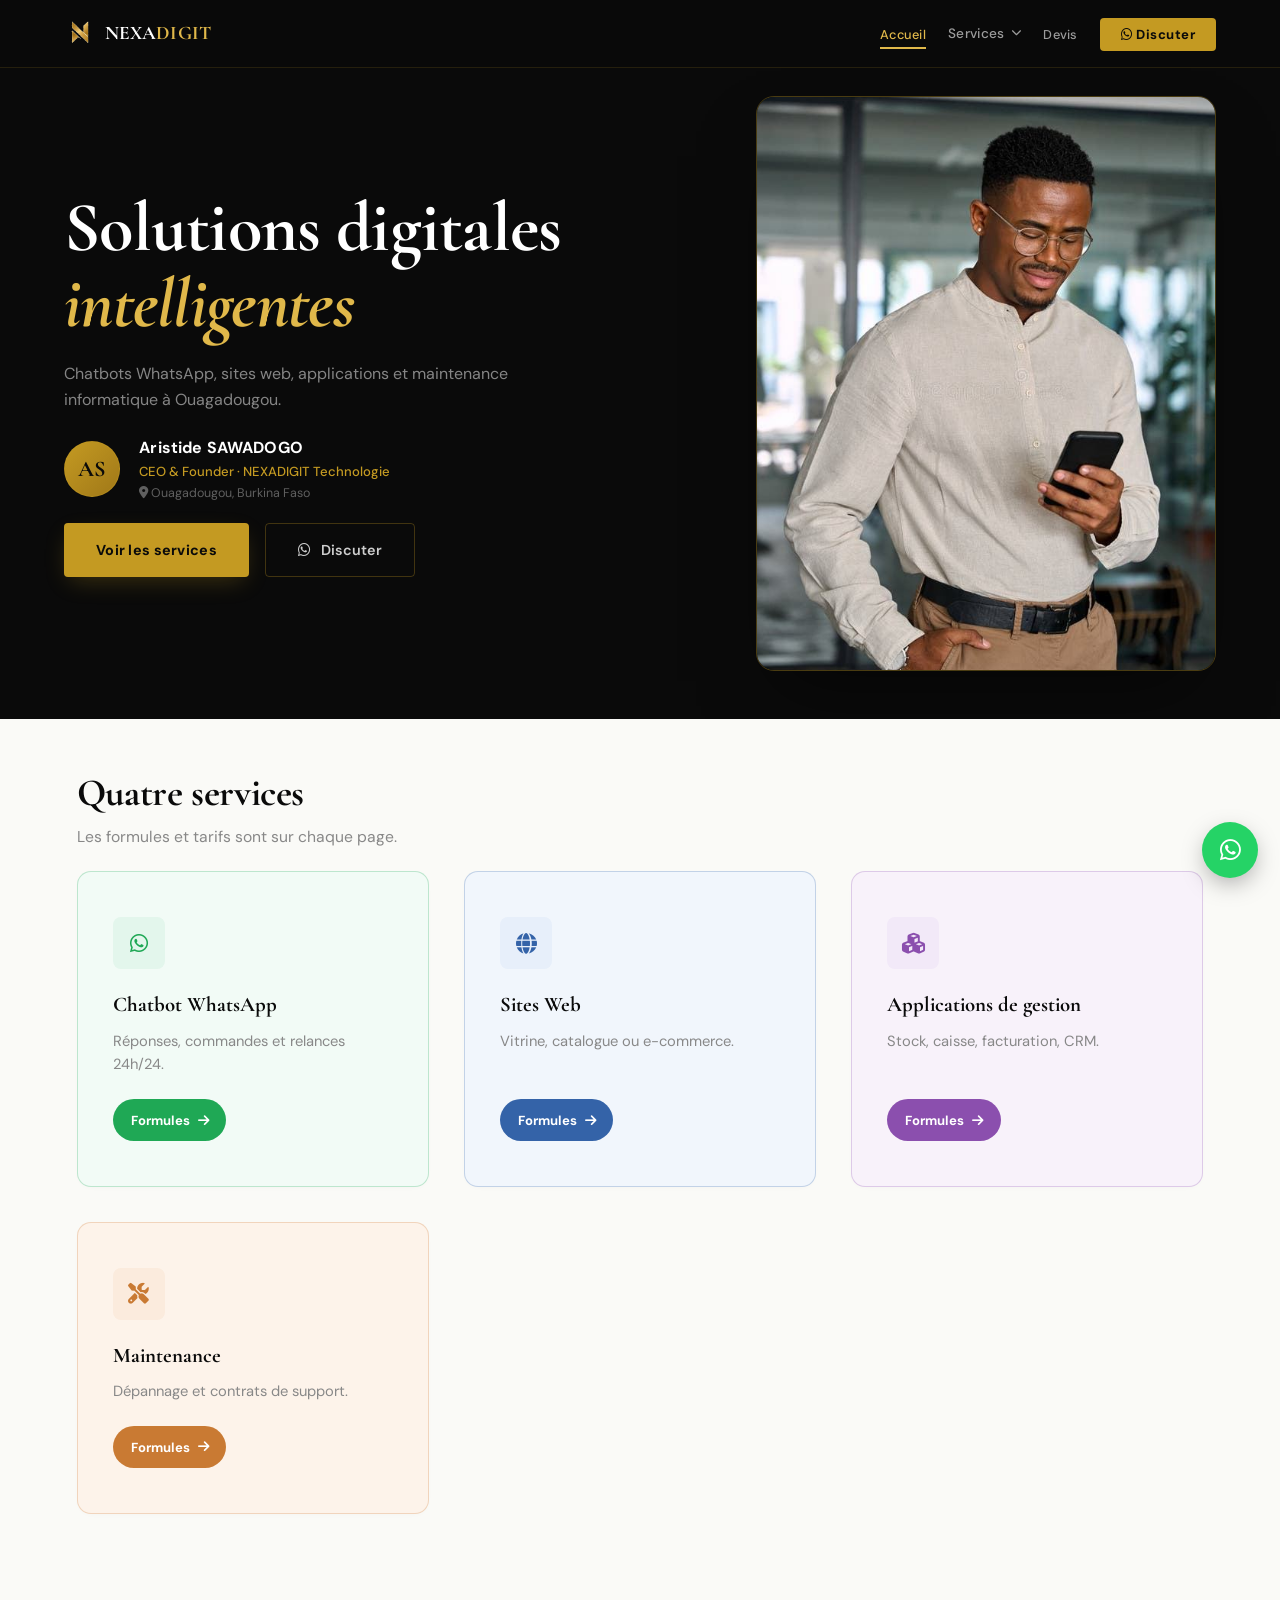
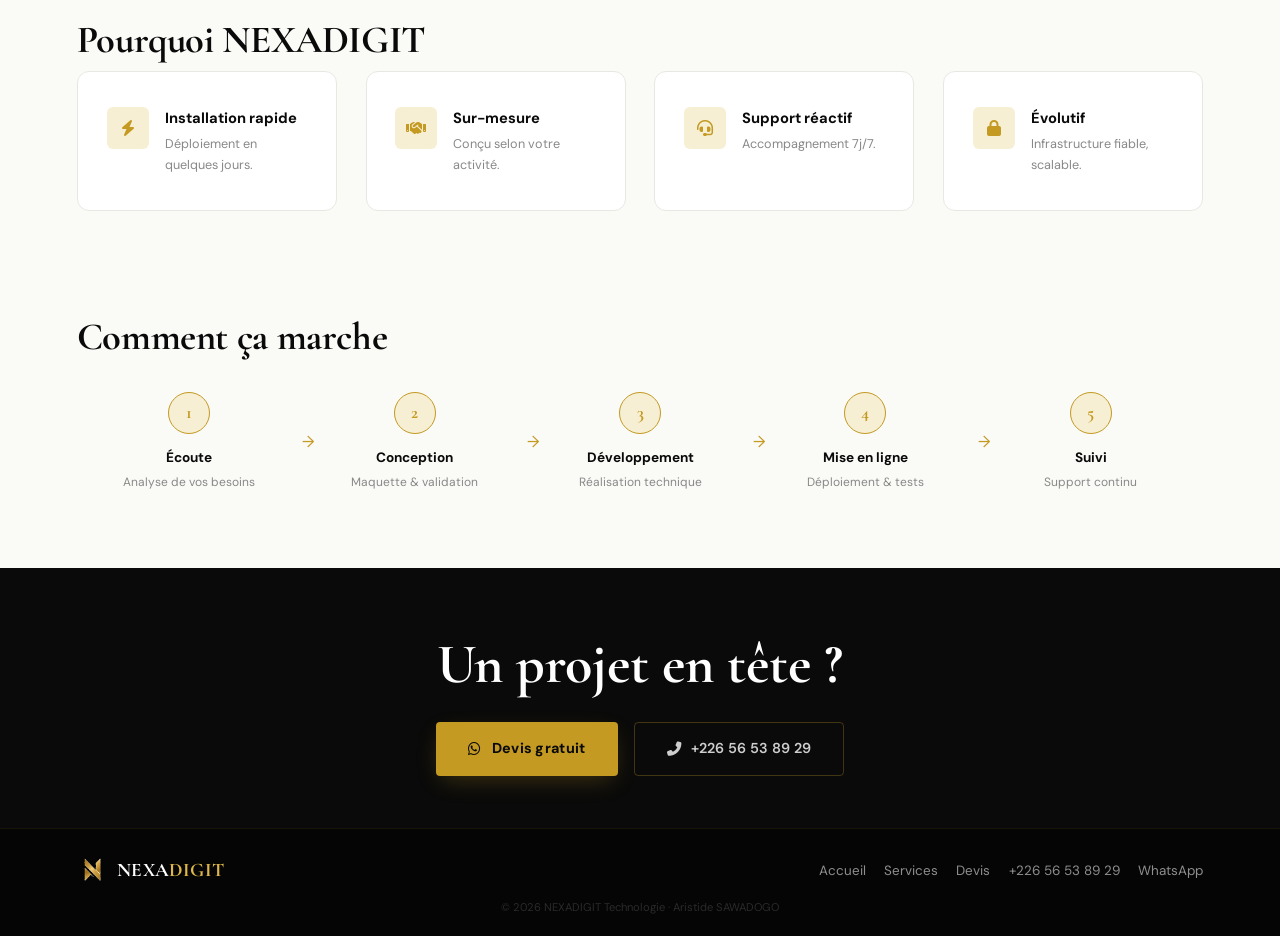
<file: index.html>
<!DOCTYPE html>
<html lang="fr">
<head>
  <meta charset="UTF-8">
  <meta name="viewport" content="width=device-width, initial-scale=1.0">
  <meta name="color-scheme" content="light only">
  <title>NEXADIGIT Technologie | Aristide SAWADOGO</title>
  <meta name="description" content="Chatbot WhatsApp, sites web, applications de gestion et maintenance informatique à Ouagadougou, Burkina Faso.">
  <link href="https://fonts.googleapis.com/css2?family=Cormorant+Garamond:wght@400;600;700&family=DM+Sans:opsz,wght@9..40,300;9..40,400;9..40,500;9..40,600;9..40,700&display=swap" rel="stylesheet">
  <link rel="stylesheet" href="https://cdnjs.cloudflare.com/ajax/libs/font-awesome/6.5.0/css/all.min.css">
  <link rel="stylesheet" href="css/site.css">
</head>
<body>
<a class="skip-link" href="#contenu">Aller au contenu</a>
<nav>
  <div class="nav-logo">
    <a href="index.html" class="logo-mark ">
      <img src="img/logo.png" alt="NEXADIGIT">
      <span class="logo-wordmark"><span class="lw-a">NEXA</span><span class="lw-b">DIGIT</span></span>
    </a>
  </div>
  <button class="nav-toggle" type="button" aria-label="Ouvrir le menu" aria-expanded="false" aria-controls="nav-menu">
    <span></span><span></span><span></span>
  </button>
  <div class="nav-backdrop"></div>
  <ul class="nav-links" id="nav-menu">
    <li><a href="index.html" class="active">Accueil</a></li>
    <li class="has-sub">
      <button class="nav-sub-btn" type="button" aria-expanded="false" aria-controls="nav-services">Services <i class="fas fa-chevron-down" aria-hidden="true"></i></button>
      <ul class="nav-sub" id="nav-services">
        <li><a href="services.html">Tous les services</a></li>
        <li><a href="chatbot-whatsapp.html">Chatbot WhatsApp</a></li>
        <li><a href="sites-web.html">Sites Web</a></li>
        <li><a href="applications-gestion.html">Applications de gestion</a></li>
        <li><a href="maintenance-informatique.html">Maintenance</a></li>
      </ul>
    </li>
    <li><a href="devis-sur-mesure.html">Devis</a></li>
    <li><a href="https://wa.me/22653630370?text=Bonjour%20Aristide%2C%20je%20souhaite%20un%20devis" target="_blank" class="nav-cta"><i class="fab fa-whatsapp"></i> Discuter</a></li>
  </ul>
</nav>
<main id="contenu">
<div class="hero">
  <div class="hero-inner">
    <div class="hero-left">
      <h1 class="hero-h1">Solutions digitales<br><em>intelligentes</em></h1>
      <p class="hero-sub">Chatbots WhatsApp, sites web, applications et maintenance informatique à Ouagadougou.</p>
      <div class="hero-person">
        <div class="avatar">AS</div>
        <div>
          <div class="p-name">Aristide SAWADOGO</div>
          <div class="p-role">CEO &amp; Founder &middot; NEXADIGIT Technologie</div>
          <div class="p-loc"><i class="fas fa-location-dot"></i> Ouagadougou, Burkina Faso</div>
        </div>
      </div>
      <div class="hero-btns">
        <a href="services.html" class="btn-gold">Voir les services</a>
        <a href="https://wa.me/22653630370?text=Bonjour%20Aristide%2C%20je%20souhaite%20discuter%20de%20mon%20projet" target="_blank" class="btn-outline"><i class="fab fa-whatsapp"></i> Discuter</a>
      </div>
    </div>
    <div class="hero-right">
      <img class="hero-photo" src="img/home-hero.jpg" alt="Professionnel utilisant son smartphone">
    </div>
  </div>
</div>

<section id="services">
  <div class="wrap">
    <h2 class="sec-h2">Quatre services</h2>
    <p class="sec-p">Les formules et tarifs sont sur chaque page.</p>
    <div class="service-grid">
      <a href="chatbot-whatsapp.html" class="service-card">
        <div class="service-icon"><i class="fab fa-whatsapp"></i></div>
        <h3>Chatbot WhatsApp</h3>
        <p>Réponses, commandes et relances 24h/24.</p>
        <span class="service-link">Formules <i class="fas fa-arrow-right"></i></span>
      </a>
      <a href="sites-web.html" class="service-card">
        <div class="service-icon"><i class="fas fa-globe"></i></div>
        <h3>Sites Web</h3>
        <p>Vitrine, catalogue ou e-commerce.</p>
        <span class="service-link">Formules <i class="fas fa-arrow-right"></i></span>
      </a>
      <a href="applications-gestion.html" class="service-card">
        <div class="service-icon"><i class="fas fa-cubes"></i></div>
        <h3>Applications de gestion</h3>
        <p>Stock, caisse, facturation, CRM.</p>
        <span class="service-link">Formules <i class="fas fa-arrow-right"></i></span>
      </a>
      <a href="maintenance-informatique.html" class="service-card">
        <div class="service-icon"><i class="fas fa-screwdriver-wrench"></i></div>
        <h3>Maintenance</h3>
        <p>Dépannage et contrats de support.</p>
        <span class="service-link">Formules <i class="fas fa-arrow-right"></i></span>
      </a>
    </div>
  </div>
</section>

<section id="pourquoi">
  <div class="wrap">
    <h2 class="sec-h2">Pourquoi NEXADIGIT</h2>
    <div class="why-grid">
      <div class="why-card"><div class="why-icon"><i class="fas fa-bolt"></i></div><div><h4>Installation rapide</h4><p>Déploiement en quelques jours.</p></div></div>
      <div class="why-card"><div class="why-icon"><i class="fas fa-handshake"></i></div><div><h4>Sur-mesure</h4><p>Conçu selon votre activité.</p></div></div>
      <div class="why-card"><div class="why-icon"><i class="fas fa-headset"></i></div><div><h4>Support réactif</h4><p>Accompagnement 7j/7.</p></div></div>
      <div class="why-card"><div class="why-icon"><i class="fas fa-lock"></i></div><div><h4>Évolutif</h4><p>Infrastructure fiable, scalable.</p></div></div>
    </div>
  </div>
</section>

<section id="processus">
  <div class="wrap">
    <h2 class="sec-h2">Comment ça marche</h2>
    <div class="process-row">
      <div class="step"><div class="step-num">1</div><h4>Écoute</h4><p>Analyse de vos besoins</p></div>
      <div class="step"><div class="step-num">2</div><h4>Conception</h4><p>Maquette &amp; validation</p></div>
      <div class="step"><div class="step-num">3</div><h4>Développement</h4><p>Réalisation technique</p></div>
      <div class="step"><div class="step-num">4</div><h4>Mise en ligne</h4><p>Déploiement &amp; tests</p></div>
      <div class="step"><div class="step-num">5</div><h4>Suivi</h4><p>Support continu</p></div>
    </div>
  </div>
</section>

<div class="cta-section" id="contact">
  <h2>Un projet en tête ?</h2>
  <div class="cta-btns">
    <a href="https://wa.me/22653630370?text=Bonjour%20Aristide%2C%20je%20souhaite%20un%20devis%20gratuit" target="_blank" class="btn-gold"><i class="fab fa-whatsapp"></i> Devis gratuit</a>
    <a href="tel:+22656538929" class="btn-outline"><i class="fas fa-phone-alt"></i> +226 56 53 89 29</a>
  </div>
</div>
</main>
<footer>
  <div class="footer-inner">
        <a href="index.html" class="logo-mark ">
      <img src="img/logo.png" alt="NEXADIGIT">
      <span class="logo-wordmark"><span class="lw-a">NEXA</span><span class="lw-b">DIGIT</span></span>
    </a>
    <div class="footer-links">
      <a href="index.html">Accueil</a>
      <a href="services.html">Services</a>
      <a href="devis-sur-mesure.html">Devis</a>
      <a href="tel:+22656538929">+226 56 53 89 29</a>
      <a href="https://wa.me/22653630370?text=Bonjour%20Aristide" target="_blank">WhatsApp</a>
    </div>
  </div>
  <p class="footer-copy">&copy; 2026 NEXADIGIT Technologie &middot; Aristide SAWADOGO</p>
</footer>
<a href="https://wa.me/22653630370?text=Bonjour%20Aristide%2C%20je%20voudrais%20des%20renseignements" target="_blank" class="wa-float" aria-label="Discuter sur WhatsApp"><i class="fab fa-whatsapp"></i></a>
<script src="js/site.js"></script>
</body>
</html>
</file>
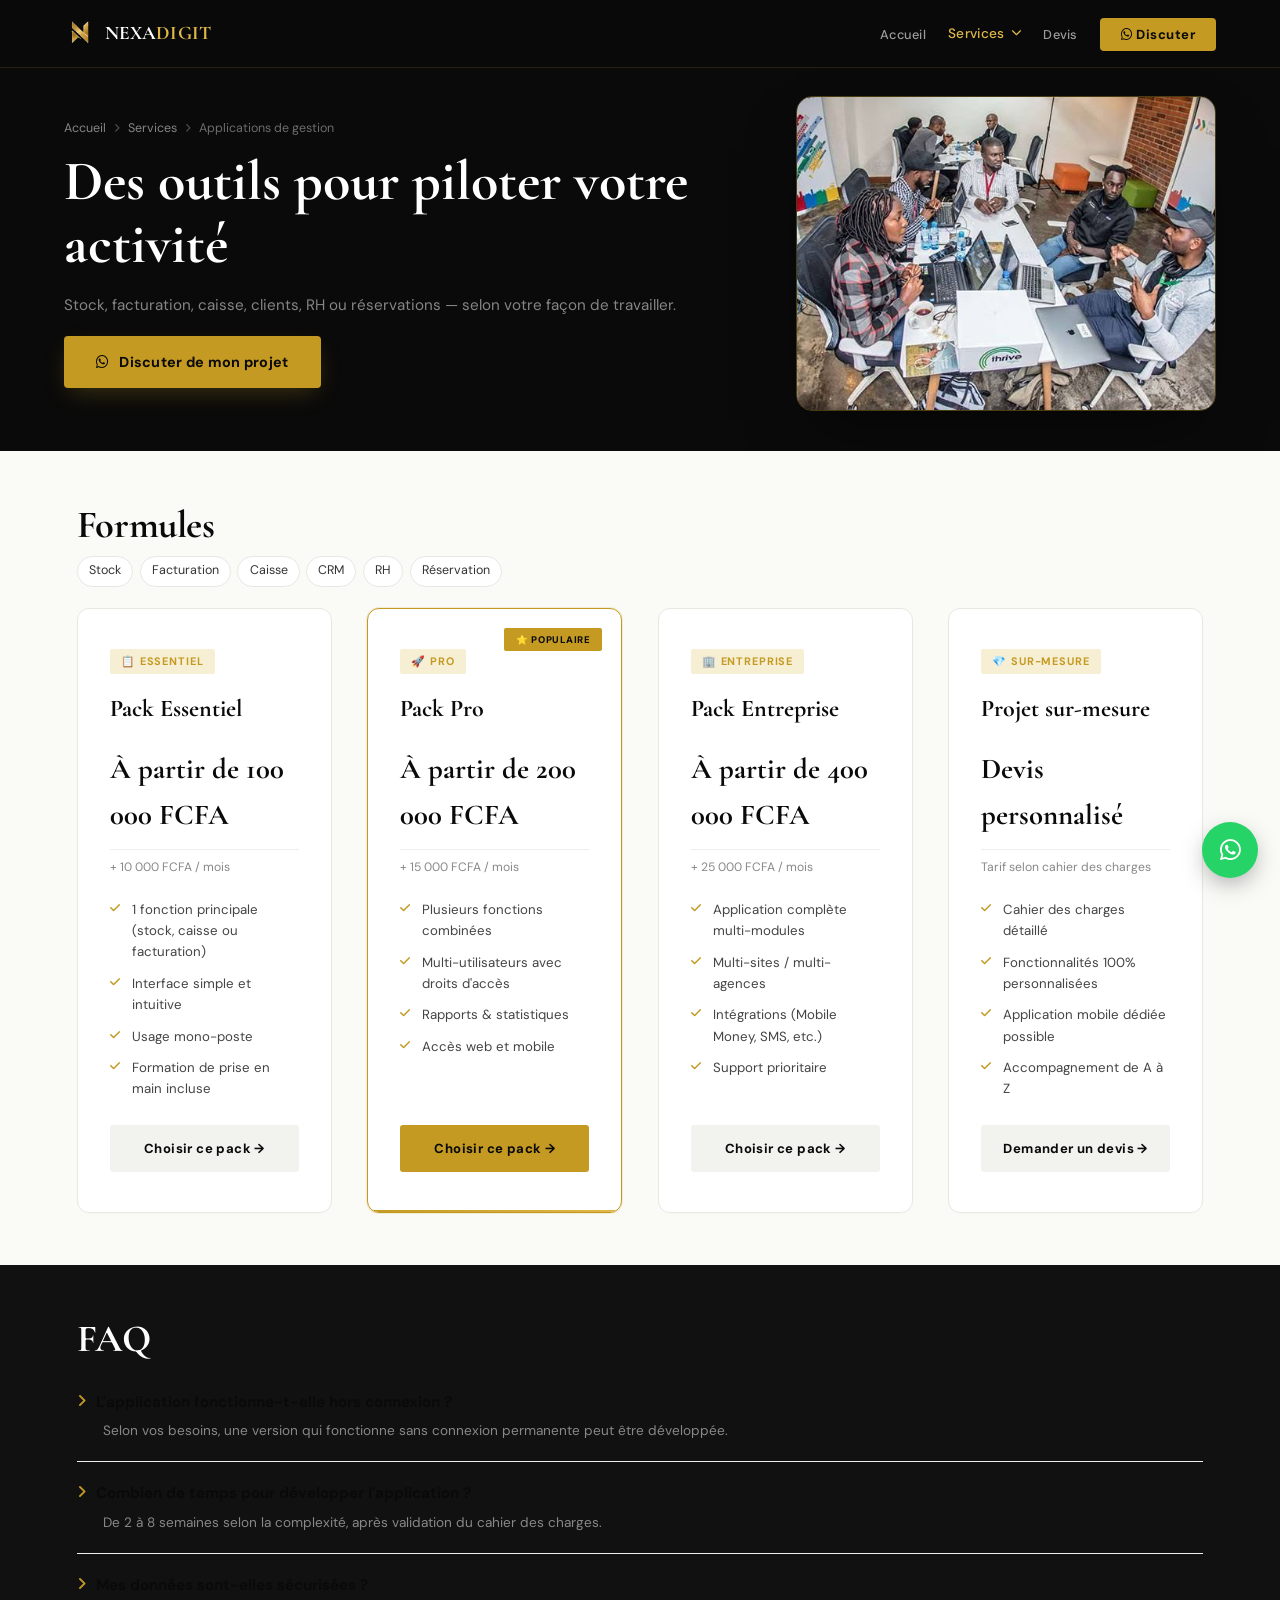
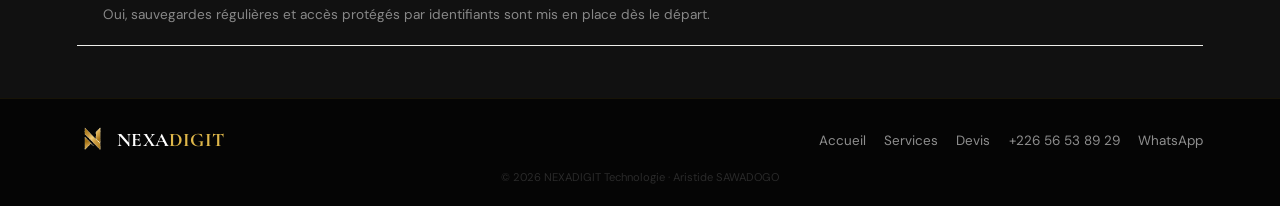
<file: applications-gestion.html>
<!DOCTYPE html>
<html lang="fr">
<head>
  <meta charset="UTF-8">
  <meta name="viewport" content="width=device-width, initial-scale=1.0">
  <meta name="color-scheme" content="light only">
  <title>Applications de Gestion sur Mesure | NEXADIGIT Technologie</title>
  <meta name="description" content="Applications de stock, facturation, caisse et CRM sur-mesure à Ouagadougou.">
  <link href="https://fonts.googleapis.com/css2?family=Cormorant+Garamond:wght@400;600;700&family=DM+Sans:opsz,wght@9..40,300;9..40,400;9..40,500;9..40,600;9..40,700&display=swap" rel="stylesheet">
  <link rel="stylesheet" href="https://cdnjs.cloudflare.com/ajax/libs/font-awesome/6.5.0/css/all.min.css">
  <link rel="stylesheet" href="css/site.css">
</head>
<body>
<a class="skip-link" href="#contenu">Aller au contenu</a>
<nav>
  <div class="nav-logo">
    <a href="index.html" class="logo-mark ">
      <img src="img/logo.png" alt="NEXADIGIT">
      <span class="logo-wordmark"><span class="lw-a">NEXA</span><span class="lw-b">DIGIT</span></span>
    </a>
  </div>
  <button class="nav-toggle" type="button" aria-label="Ouvrir le menu" aria-expanded="false" aria-controls="nav-menu">
    <span></span><span></span><span></span>
  </button>
  <div class="nav-backdrop"></div>
  <ul class="nav-links" id="nav-menu">
    <li><a href="index.html">Accueil</a></li>
    <li class="has-sub">
      <button class="nav-sub-btn is-active" type="button" aria-expanded="false" aria-controls="nav-services">Services <i class="fas fa-chevron-down" aria-hidden="true"></i></button>
      <ul class="nav-sub" id="nav-services">
        <li><a href="services.html">Tous les services</a></li>
        <li><a href="chatbot-whatsapp.html">Chatbot WhatsApp</a></li>
        <li><a href="sites-web.html">Sites Web</a></li>
        <li><a href="applications-gestion.html" class="active">Applications de gestion</a></li>
        <li><a href="maintenance-informatique.html">Maintenance</a></li>
      </ul>
    </li>
    <li><a href="devis-sur-mesure.html">Devis</a></li>
    <li><a href="https://wa.me/22653630370?text=Bonjour%20Aristide%2C%20je%20souhaite%20un%20devis" target="_blank" class="nav-cta"><i class="fab fa-whatsapp"></i> Discuter</a></li>
  </ul>
</nav>
<main id="contenu">
<div class="page-hero">
  <div class="page-hero-inner with-photo">
    <div class="page-hero-text">
    <div class="breadcrumb"><a href="index.html">Accueil</a><i class="fas fa-chevron-right"></i><a href="services.html">Services</a><i class="fas fa-chevron-right"></i><span>Applications de gestion</span></div>
    <h1 class="page-title">Des outils pour piloter votre activité</h1>
    <p class="page-sub">Stock, facturation, caisse, clients, RH ou réservations — selon votre façon de travailler.</p>
    <div class="page-hero-btns">
      <a href="https://wa.me/22653630370?text=Bonjour%20Aristide%2C%20je%20souhaite%20une%20application%20de%20gestion" target="_blank" class="btn-gold"><i class="fab fa-whatsapp"></i> Discuter de mon projet</a>
    </div>
    </div>
    <div class="page-hero-photo-wrap">
      <img class="page-hero-photo" src="img/apps-hero.jpg" alt="Applications de gestion">
    </div>
  </div>
</div>

<section id="formules">
  <div class="wrap">
    <h2 class="sec-h2">Formules</h2>
    <div class="mini-tags">
      <span>Stock</span><span>Facturation</span><span>Caisse</span><span>CRM</span><span>RH</span><span>Réservation</span>
    </div>
    <div class="packs-grid">
      <div class="pack">
        <span class="pack-type">📋 Essentiel</span>
        <h3>Pack Essentiel</h3>
        <div class="pack-price">À partir de 100 000 FCFA</div>
        <div class="pack-monthly">+ 10 000 FCFA / mois</div>
        <ul>
          <li><i class="fas fa-check"></i>1 fonction principale (stock, caisse ou facturation)</li>
          <li><i class="fas fa-check"></i>Interface simple et intuitive</li>
          <li><i class="fas fa-check"></i>Usage mono-poste</li>
          <li><i class="fas fa-check"></i>Formation de prise en main incluse</li>
        </ul>
        <a href="https://wa.me/22653630370?text=Bonjour%2C%20Pack%20Essentiel%20Application%20de%20gestion" target="_blank" class="pack-btn">Choisir ce pack →</a>
      </div>
      <div class="pack featured">
        <span class="featured-badge">⭐ Populaire</span>
        <span class="pack-type">🚀 Pro</span>
        <h3>Pack Pro</h3>
        <div class="pack-price">À partir de 200 000 FCFA</div>
        <div class="pack-monthly">+ 15 000 FCFA / mois</div>
        <ul>
          <li><i class="fas fa-check"></i>Plusieurs fonctions combinées</li>
          <li><i class="fas fa-check"></i>Multi-utilisateurs avec droits d'accès</li>
          <li><i class="fas fa-check"></i>Rapports & statistiques</li>
          <li><i class="fas fa-check"></i>Accès web et mobile</li>
        </ul>
        <a href="https://wa.me/22653630370?text=Bonjour%2C%20Pack%20Pro%20Application%20de%20gestion" target="_blank" class="pack-btn">Choisir ce pack →</a>
      </div>
      <div class="pack">
        <span class="pack-type">🏢 Entreprise</span>
        <h3>Pack Entreprise</h3>
        <div class="pack-price">À partir de 400 000 FCFA</div>
        <div class="pack-monthly">+ 25 000 FCFA / mois</div>
        <ul>
          <li><i class="fas fa-check"></i>Application complète multi-modules</li>
          <li><i class="fas fa-check"></i>Multi-sites / multi-agences</li>
          <li><i class="fas fa-check"></i>Intégrations (Mobile Money, SMS, etc.)</li>
          <li><i class="fas fa-check"></i>Support prioritaire</li>
        </ul>
        <a href="https://wa.me/22653630370?text=Bonjour%2C%20Pack%20Entreprise%20Application%20de%20gestion" target="_blank" class="pack-btn">Choisir ce pack →</a>
      </div>
      <div class="pack">
        <span class="pack-type">💎 Sur-mesure</span>
        <h3>Projet sur-mesure</h3>
        <div class="pack-price">Devis personnalisé</div>
        <div class="pack-monthly">Tarif selon cahier des charges</div>
        <ul>
          <li><i class="fas fa-check"></i>Cahier des charges détaillé</li>
          <li><i class="fas fa-check"></i>Fonctionnalités 100% personnalisées</li>
          <li><i class="fas fa-check"></i>Application mobile dédiée possible</li>
          <li><i class="fas fa-check"></i>Accompagnement de A à Z</li>
        </ul>
        <a href="devis-sur-mesure.html" class="pack-btn">Demander un devis →</a>
      </div>
    </div>
  </div>
</section>

<section class="dark-section" id="faq">
  <div class="wrap">
    <h2 class="sec-h2">FAQ</h2>
    <div class="faq-item"><h4><i class="fas fa-angle-right"></i> L'application fonctionne-t-elle hors connexion ?</h4><p>Selon vos besoins, une version qui fonctionne sans connexion permanente peut être développée.</p></div>
    <div class="faq-item"><h4><i class="fas fa-angle-right"></i> Combien de temps pour développer l'application ?</h4><p>De 2 à 8 semaines selon la complexité, après validation du cahier des charges.</p></div>
    <div class="faq-item"><h4><i class="fas fa-angle-right"></i> Mes données sont-elles sécurisées ?</h4><p>Oui, sauvegardes régulières et accès protégés par identifiants sont mis en place dès le départ.</p></div>
  </div>
</section>
</main>
<footer>
  <div class="footer-inner">
        <a href="index.html" class="logo-mark ">
      <img src="img/logo.png" alt="NEXADIGIT">
      <span class="logo-wordmark"><span class="lw-a">NEXA</span><span class="lw-b">DIGIT</span></span>
    </a>
    <div class="footer-links">
      <a href="index.html">Accueil</a>
      <a href="services.html">Services</a>
      <a href="devis-sur-mesure.html">Devis</a>
      <a href="tel:+22656538929">+226 56 53 89 29</a>
      <a href="https://wa.me/22653630370?text=Bonjour%20Aristide" target="_blank">WhatsApp</a>
    </div>
  </div>
  <p class="footer-copy">&copy; 2026 NEXADIGIT Technologie &middot; Aristide SAWADOGO</p>
</footer>
<a href="https://wa.me/22653630370?text=Bonjour%20Aristide%2C%20je%20voudrais%20des%20renseignements" target="_blank" class="wa-float" aria-label="Discuter sur WhatsApp"><i class="fab fa-whatsapp"></i></a>
<script src="js/site.js"></script>
</body>
</html>
</file>
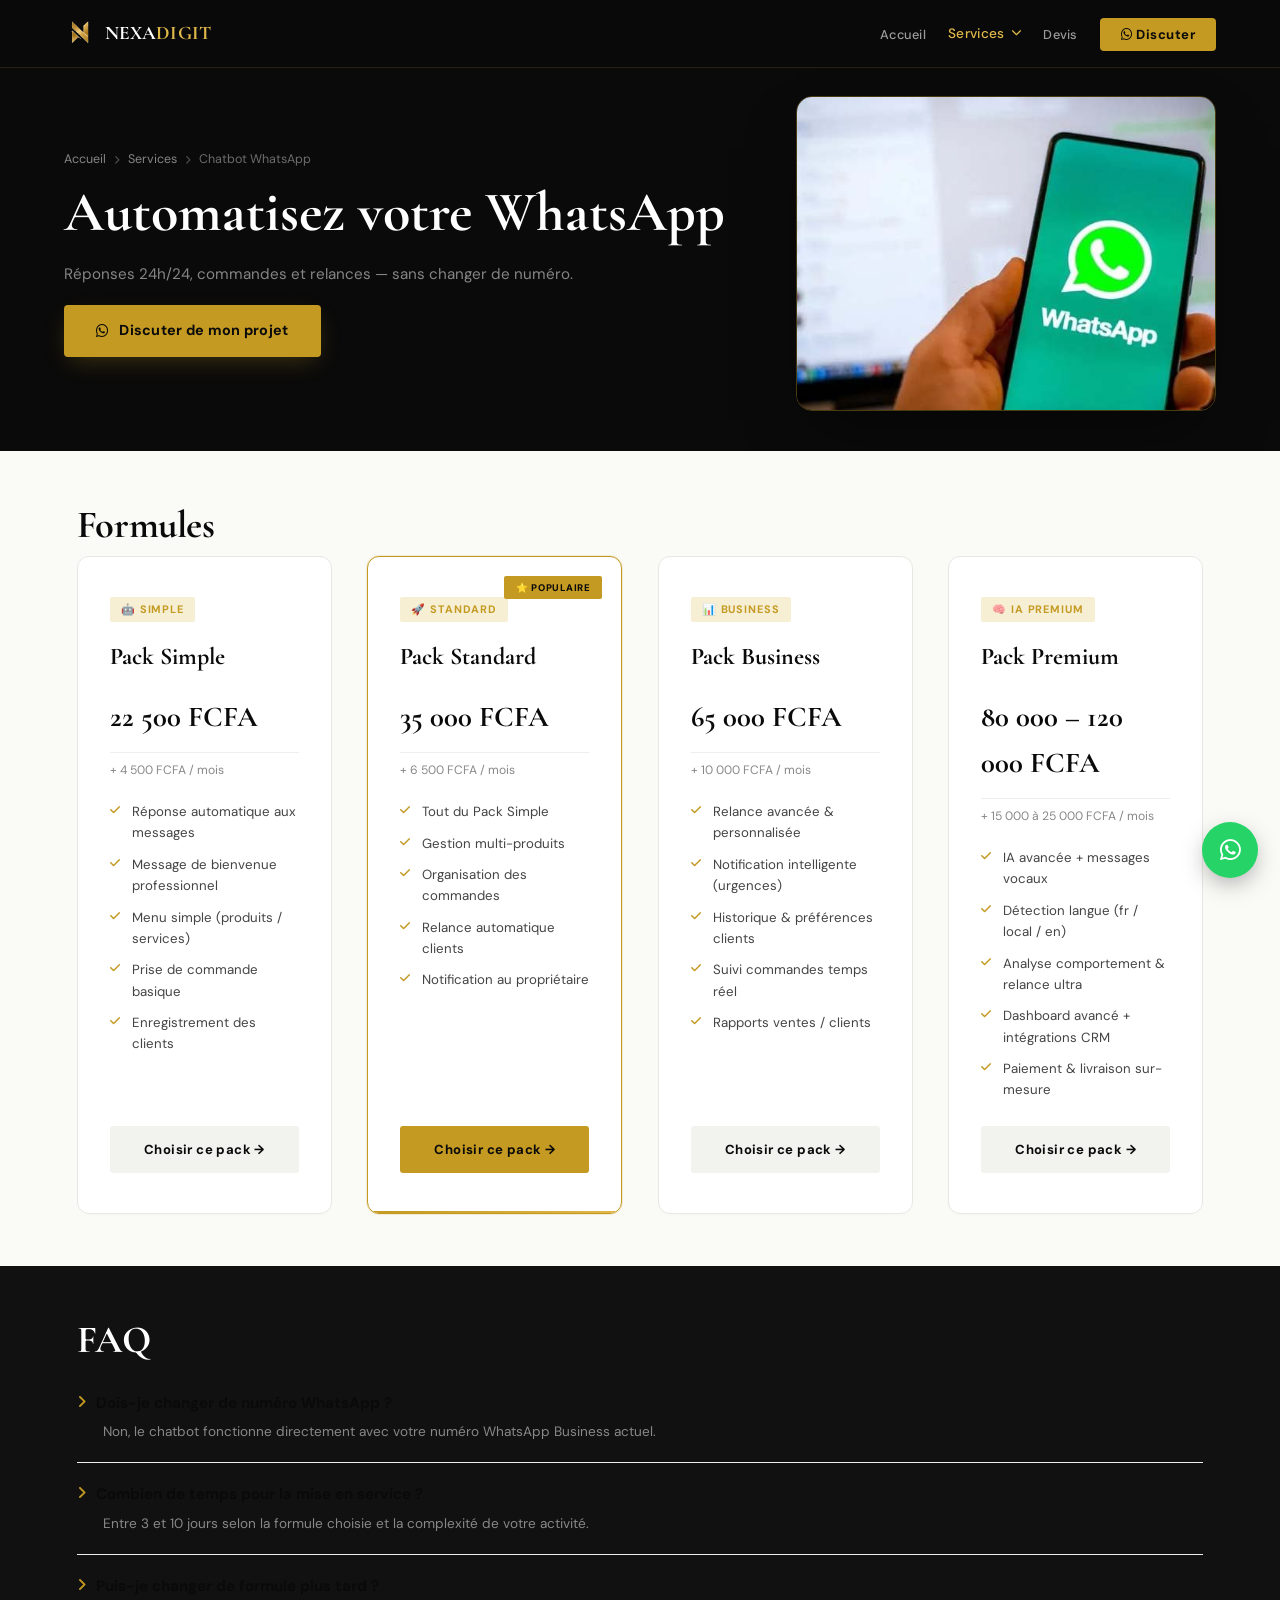
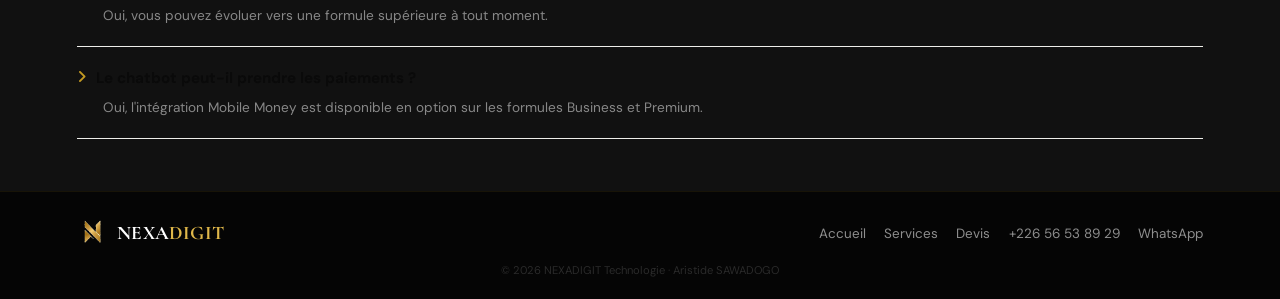
<file: chatbot-whatsapp.html>
<!DOCTYPE html>
<html lang="fr">
<head>
  <meta charset="UTF-8">
  <meta name="viewport" content="width=device-width, initial-scale=1.0">
  <meta name="color-scheme" content="light only">
  <title>Chatbot WhatsApp | NEXADIGIT Technologie</title>
  <meta name="description" content="Chatbots WhatsApp intelligents pour automatiser vos ventes : 4 formules de 22 500 à 120 000 FCFA.">
  <link href="https://fonts.googleapis.com/css2?family=Cormorant+Garamond:wght@400;600;700&family=DM+Sans:opsz,wght@9..40,300;9..40,400;9..40,500;9..40,600;9..40,700&display=swap" rel="stylesheet">
  <link rel="stylesheet" href="https://cdnjs.cloudflare.com/ajax/libs/font-awesome/6.5.0/css/all.min.css">
  <link rel="stylesheet" href="css/site.css">
</head>
<body>
<a class="skip-link" href="#contenu">Aller au contenu</a>
<nav>
  <div class="nav-logo">
    <a href="index.html" class="logo-mark ">
      <img src="img/logo.png" alt="NEXADIGIT">
      <span class="logo-wordmark"><span class="lw-a">NEXA</span><span class="lw-b">DIGIT</span></span>
    </a>
  </div>
  <button class="nav-toggle" type="button" aria-label="Ouvrir le menu" aria-expanded="false" aria-controls="nav-menu">
    <span></span><span></span><span></span>
  </button>
  <div class="nav-backdrop"></div>
  <ul class="nav-links" id="nav-menu">
    <li><a href="index.html">Accueil</a></li>
    <li class="has-sub">
      <button class="nav-sub-btn is-active" type="button" aria-expanded="false" aria-controls="nav-services">Services <i class="fas fa-chevron-down" aria-hidden="true"></i></button>
      <ul class="nav-sub" id="nav-services">
        <li><a href="services.html">Tous les services</a></li>
        <li><a href="chatbot-whatsapp.html" class="active">Chatbot WhatsApp</a></li>
        <li><a href="sites-web.html">Sites Web</a></li>
        <li><a href="applications-gestion.html">Applications de gestion</a></li>
        <li><a href="maintenance-informatique.html">Maintenance</a></li>
      </ul>
    </li>
    <li><a href="devis-sur-mesure.html">Devis</a></li>
    <li><a href="https://wa.me/22653630370?text=Bonjour%20Aristide%2C%20je%20souhaite%20un%20devis" target="_blank" class="nav-cta"><i class="fab fa-whatsapp"></i> Discuter</a></li>
  </ul>
</nav>
<main id="contenu">
<div class="page-hero">
  <div class="page-hero-inner with-photo">
    <div class="page-hero-text">
    <div class="breadcrumb"><a href="index.html">Accueil</a><i class="fas fa-chevron-right"></i><a href="services.html">Services</a><i class="fas fa-chevron-right"></i><span>Chatbot WhatsApp</span></div>
    <h1 class="page-title">Automatisez votre WhatsApp</h1>
    <p class="page-sub">Réponses 24h/24, commandes et relances — sans changer de numéro.</p>
    <div class="page-hero-btns">
      <a href="https://wa.me/22653630370?text=Bonjour%20Aristide%2C%20je%20souhaite%20un%20chatbot%20WhatsApp" target="_blank" class="btn-gold"><i class="fab fa-whatsapp"></i> Discuter de mon projet</a>
    </div>
    </div>
    <div class="page-hero-photo-wrap">
      <img class="page-hero-photo" src="img/chatbot-hero.jpg" alt="Chatbot WhatsApp">
    </div>
  </div>
</div>

<section id="formules">
  <div class="wrap">
    <h2 class="sec-h2">Formules</h2>
    <div class="packs-grid">
      <div class="pack">
        <span class="pack-type">🤖 Simple</span>
        <h3>Pack Simple</h3>
        <div class="pack-price">22 500 FCFA</div>
        <div class="pack-monthly">+ 4 500 FCFA / mois</div>
        <ul>
          <li><i class="fas fa-check"></i>Réponse automatique aux messages</li>
          <li><i class="fas fa-check"></i>Message de bienvenue professionnel</li>
          <li><i class="fas fa-check"></i>Menu simple (produits / services)</li>
          <li><i class="fas fa-check"></i>Prise de commande basique</li>
          <li><i class="fas fa-check"></i>Enregistrement des clients</li>
        </ul>
        <a href="https://wa.me/22653630370?text=Bonjour%2C%20Pack%20Simple%20Chatbot" target="_blank" class="pack-btn">Choisir ce pack →</a>
      </div>
      <div class="pack featured">
        <span class="featured-badge">⭐ Populaire</span>
        <span class="pack-type">🚀 Standard</span>
        <h3>Pack Standard</h3>
        <div class="pack-price">35 000 FCFA</div>
        <div class="pack-monthly">+ 6 500 FCFA / mois</div>
        <ul>
          <li><i class="fas fa-check"></i>Tout du Pack Simple</li>
          <li><i class="fas fa-check"></i>Gestion multi-produits</li>
          <li><i class="fas fa-check"></i>Organisation des commandes</li>
          <li><i class="fas fa-check"></i>Relance automatique clients</li>
          <li><i class="fas fa-check"></i>Notification au propriétaire</li>
        </ul>
        <a href="https://wa.me/22653630370?text=Bonjour%2C%20Pack%20Standard%20Chatbot" target="_blank" class="pack-btn">Choisir ce pack →</a>
      </div>
      <div class="pack">
        <span class="pack-type">📊 Business</span>
        <h3>Pack Business</h3>
        <div class="pack-price">65 000 FCFA</div>
        <div class="pack-monthly">+ 10 000 FCFA / mois</div>
        <ul>
          <li><i class="fas fa-check"></i>Relance avancée & personnalisée</li>
          <li><i class="fas fa-check"></i>Notification intelligente (urgences)</li>
          <li><i class="fas fa-check"></i>Historique & préférences clients</li>
          <li><i class="fas fa-check"></i>Suivi commandes temps réel</li>
          <li><i class="fas fa-check"></i>Rapports ventes / clients</li>
        </ul>
        <a href="https://wa.me/22653630370?text=Bonjour%2C%20Pack%20Business%20Chatbot" target="_blank" class="pack-btn">Choisir ce pack →</a>
      </div>
      <div class="pack">
        <span class="pack-type">🧠 IA Premium</span>
        <h3>Pack Premium</h3>
        <div class="pack-price">80 000 – 120 000 FCFA</div>
        <div class="pack-monthly">+ 15 000 à 25 000 FCFA / mois</div>
        <ul>
          <li><i class="fas fa-check"></i>IA avancée + messages vocaux</li>
          <li><i class="fas fa-check"></i>Détection langue (fr / local / en)</li>
          <li><i class="fas fa-check"></i>Analyse comportement & relance ultra</li>
          <li><i class="fas fa-check"></i>Dashboard avancé + intégrations CRM</li>
          <li><i class="fas fa-check"></i>Paiement & livraison sur-mesure</li>
        </ul>
        <a href="https://wa.me/22653630370?text=Bonjour%2C%20Pack%20Premium%20Chatbot" target="_blank" class="pack-btn">Choisir ce pack →</a>
      </div>
    </div>
  </div>
</section>

<section class="dark-section" id="faq">
  <div class="wrap">
    <h2 class="sec-h2">FAQ</h2>
    <div class="faq-item"><h4><i class="fas fa-angle-right"></i> Dois-je changer de numéro WhatsApp ?</h4><p>Non, le chatbot fonctionne directement avec votre numéro WhatsApp Business actuel.</p></div>
    <div class="faq-item"><h4><i class="fas fa-angle-right"></i> Combien de temps pour la mise en service ?</h4><p>Entre 3 et 10 jours selon la formule choisie et la complexité de votre activité.</p></div>
    <div class="faq-item"><h4><i class="fas fa-angle-right"></i> Puis-je changer de formule plus tard ?</h4><p>Oui, vous pouvez évoluer vers une formule supérieure à tout moment.</p></div>
    <div class="faq-item"><h4><i class="fas fa-angle-right"></i> Le chatbot peut-il prendre les paiements ?</h4><p>Oui, l'intégration Mobile Money est disponible en option sur les formules Business et Premium.</p></div>
  </div>
</section>
</main>
<footer>
  <div class="footer-inner">
        <a href="index.html" class="logo-mark ">
      <img src="img/logo.png" alt="NEXADIGIT">
      <span class="logo-wordmark"><span class="lw-a">NEXA</span><span class="lw-b">DIGIT</span></span>
    </a>
    <div class="footer-links">
      <a href="index.html">Accueil</a>
      <a href="services.html">Services</a>
      <a href="devis-sur-mesure.html">Devis</a>
      <a href="tel:+22656538929">+226 56 53 89 29</a>
      <a href="https://wa.me/22653630370?text=Bonjour%20Aristide" target="_blank">WhatsApp</a>
    </div>
  </div>
  <p class="footer-copy">&copy; 2026 NEXADIGIT Technologie &middot; Aristide SAWADOGO</p>
</footer>
<a href="https://wa.me/22653630370?text=Bonjour%20Aristide%2C%20je%20voudrais%20des%20renseignements" target="_blank" class="wa-float" aria-label="Discuter sur WhatsApp"><i class="fab fa-whatsapp"></i></a>
<script src="js/site.js"></script>
</body>
</html>
</file>
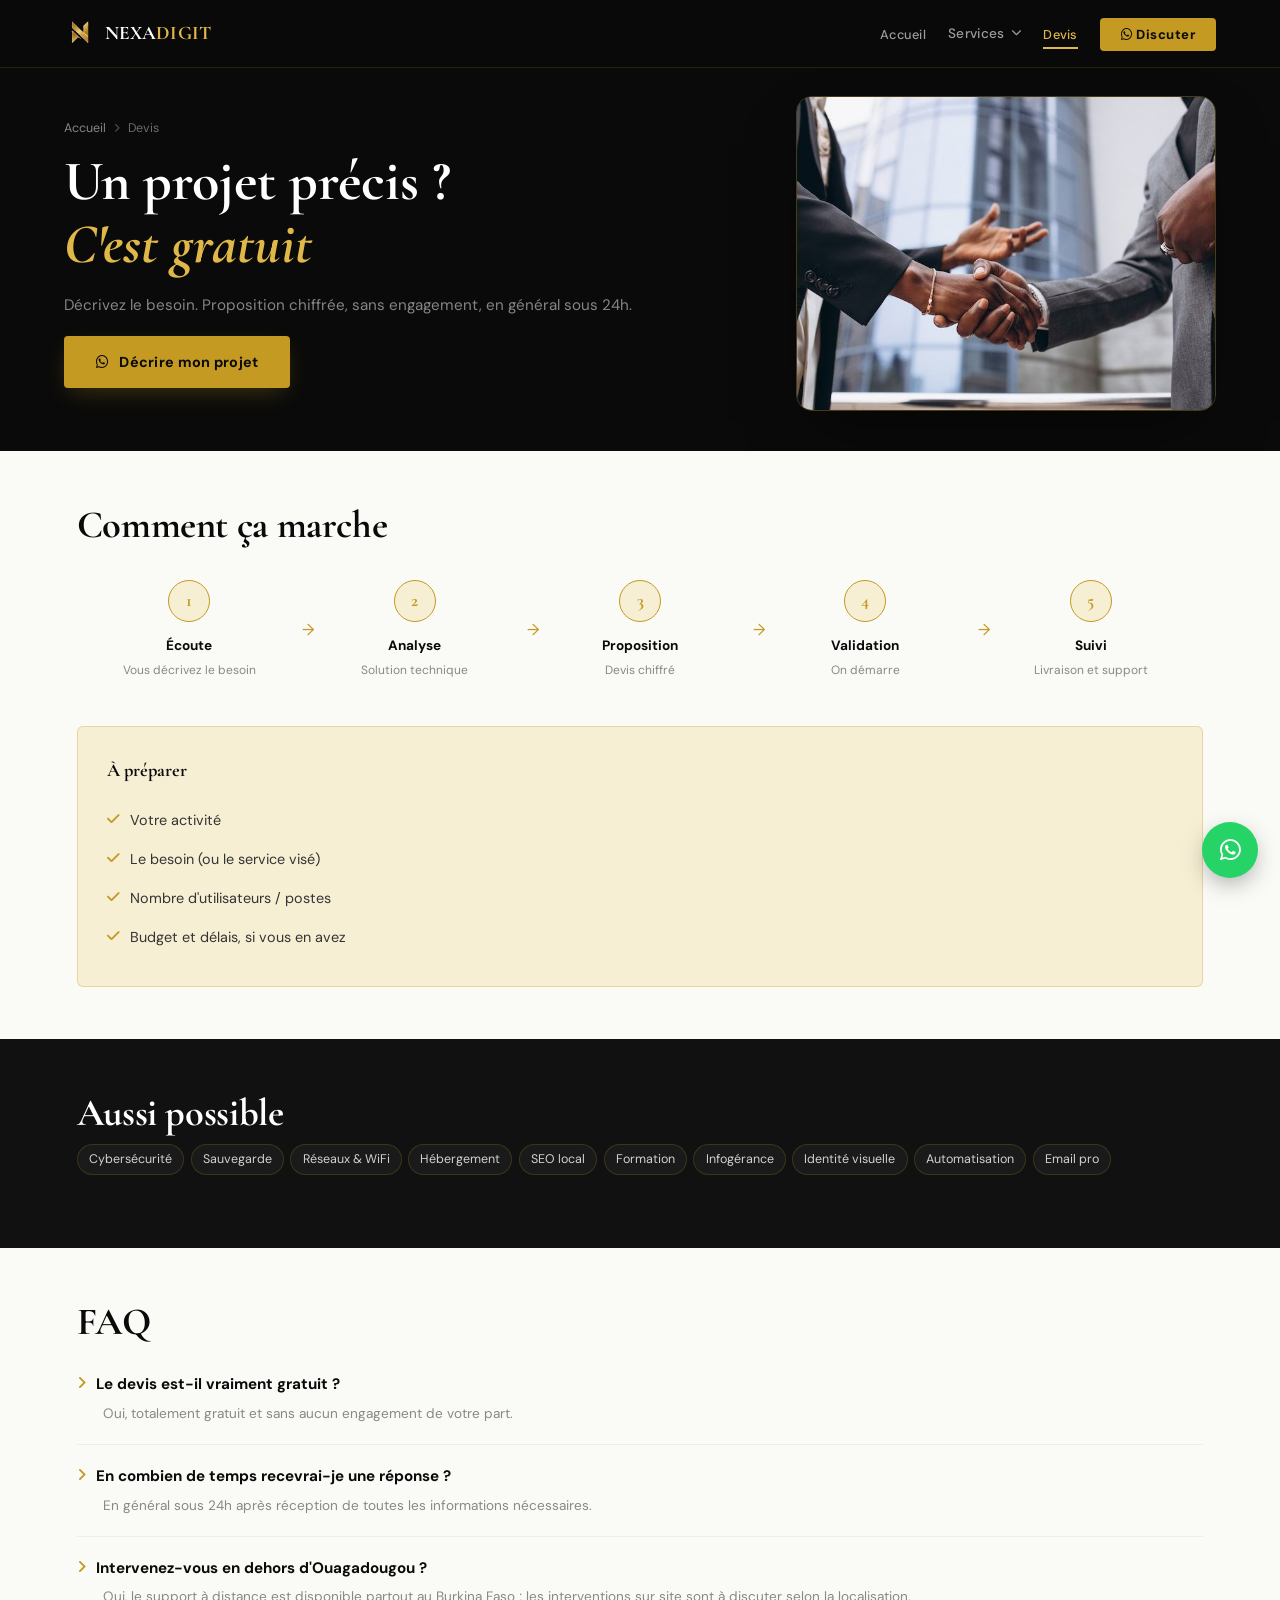
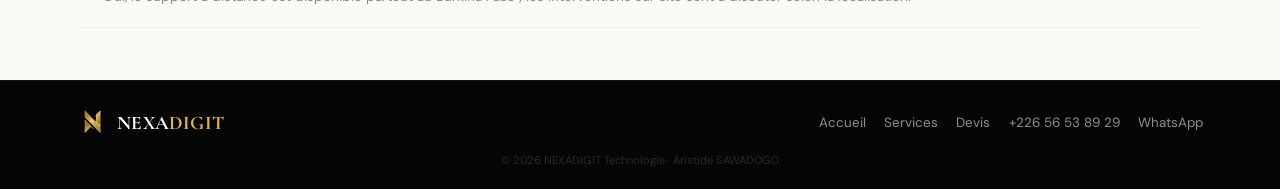
<file: devis-sur-mesure.html>
<!DOCTYPE html>
<html lang="fr">
<head>
  <meta charset="UTF-8">
  <meta name="viewport" content="width=device-width, initial-scale=1.0">
  <meta name="color-scheme" content="light only">
  <title>Devis Sur Mesure Gratuit | NEXADIGIT Technologie</title>
  <meta name="description" content="Demandez un devis gratuit et sans engagement pour votre projet digital au Burkina Faso.">
  <link href="https://fonts.googleapis.com/css2?family=Cormorant+Garamond:wght@400;600;700&family=DM+Sans:opsz,wght@9..40,300;9..40,400;9..40,500;9..40,600;9..40,700&display=swap" rel="stylesheet">
  <link rel="stylesheet" href="https://cdnjs.cloudflare.com/ajax/libs/font-awesome/6.5.0/css/all.min.css">
  <link rel="stylesheet" href="css/site.css">
</head>
<body>
<a class="skip-link" href="#contenu">Aller au contenu</a>
<nav>
  <div class="nav-logo">
    <a href="index.html" class="logo-mark ">
      <img src="img/logo.png" alt="NEXADIGIT">
      <span class="logo-wordmark"><span class="lw-a">NEXA</span><span class="lw-b">DIGIT</span></span>
    </a>
  </div>
  <button class="nav-toggle" type="button" aria-label="Ouvrir le menu" aria-expanded="false" aria-controls="nav-menu">
    <span></span><span></span><span></span>
  </button>
  <div class="nav-backdrop"></div>
  <ul class="nav-links" id="nav-menu">
    <li><a href="index.html">Accueil</a></li>
    <li class="has-sub">
      <button class="nav-sub-btn" type="button" aria-expanded="false" aria-controls="nav-services">Services <i class="fas fa-chevron-down" aria-hidden="true"></i></button>
      <ul class="nav-sub" id="nav-services">
        <li><a href="services.html">Tous les services</a></li>
        <li><a href="chatbot-whatsapp.html">Chatbot WhatsApp</a></li>
        <li><a href="sites-web.html">Sites Web</a></li>
        <li><a href="applications-gestion.html">Applications de gestion</a></li>
        <li><a href="maintenance-informatique.html">Maintenance</a></li>
      </ul>
    </li>
    <li><a href="devis-sur-mesure.html" class="active">Devis</a></li>
    <li><a href="https://wa.me/22653630370?text=Bonjour%20Aristide%2C%20je%20souhaite%20un%20devis" target="_blank" class="nav-cta"><i class="fab fa-whatsapp"></i> Discuter</a></li>
  </ul>
</nav>
<main id="contenu">
<div class="page-hero">
  <div class="page-hero-inner with-photo">
    <div class="page-hero-text">
    <div class="breadcrumb"><a href="index.html">Accueil</a><i class="fas fa-chevron-right"></i><span>Devis</span></div>
    <h1 class="page-title">Un projet précis ?<br><em>C'est gratuit</em></h1>
    <p class="page-sub">Décrivez le besoin. Proposition chiffrée, sans engagement, en général sous 24h.</p>
    <div class="page-hero-btns">
      <a href="https://wa.me/22653630370?text=Bonjour%20Aristide%2C%20je%20souhaite%20un%20devis%20sur%20mesure" target="_blank" class="btn-gold"><i class="fab fa-whatsapp"></i> Décrire mon projet</a>
    </div>
    </div>
    <div class="page-hero-photo-wrap">
      <img class="page-hero-photo" src="img/devis-hero.jpg" alt="Poignée de main professionnelle">
    </div>
  </div>
</div>

<section id="processus">
  <div class="wrap">
    <h2 class="sec-h2">Comment ça marche</h2>
    <div class="process-row">
      <div class="step"><div class="step-num">1</div><h4>Écoute</h4><p>Vous décrivez le besoin</p></div>
      <div class="step"><div class="step-num">2</div><h4>Analyse</h4><p>Solution technique</p></div>
      <div class="step"><div class="step-num">3</div><h4>Proposition</h4><p>Devis chiffré</p></div>
      <div class="step"><div class="step-num">4</div><h4>Validation</h4><p>On démarre</p></div>
      <div class="step"><div class="step-num">5</div><h4>Suivi</h4><p>Livraison et support</p></div>
    </div>
    <div class="info-box" style="margin-top:1.4rem;">
      <h4>À préparer</h4>
      <ul class="checklist">
        <li><i class="fas fa-check"></i>Votre activité</li>
        <li><i class="fas fa-check"></i>Le besoin (ou le service visé)</li>
        <li><i class="fas fa-check"></i>Nombre d'utilisateurs / postes</li>
        <li><i class="fas fa-check"></i>Budget et délais, si vous en avez</li>
      </ul>
    </div>
  </div>
</section>

<section class="dark-section" id="autres">
  <div class="wrap">
    <h2 class="sec-h2">Aussi possible</h2>
    <div class="mini-tags">
      <span>Cybersécurité</span><span>Sauvegarde</span><span>Réseaux &amp; WiFi</span><span>Hébergement</span><span>SEO local</span><span>Formation</span><span>Infogérance</span><span>Identité visuelle</span><span>Automatisation</span><span>Email pro</span>
    </div>
  </div>
</section>

<section id="faq">
  <div class="wrap">
    <h2 class="sec-h2">FAQ</h2>
    <div class="faq-item"><h4><i class="fas fa-angle-right"></i> Le devis est-il vraiment gratuit ?</h4><p>Oui, totalement gratuit et sans aucun engagement de votre part.</p></div>
    <div class="faq-item"><h4><i class="fas fa-angle-right"></i> En combien de temps recevrai-je une réponse ?</h4><p>En général sous 24h après réception de toutes les informations nécessaires.</p></div>
    <div class="faq-item"><h4><i class="fas fa-angle-right"></i> Intervenez-vous en dehors d'Ouagadougou ?</h4><p>Oui, le support à distance est disponible partout au Burkina Faso ; les interventions sur site sont à discuter selon la localisation.</p></div>
  </div>
</section>
</main>
<footer>
  <div class="footer-inner">
        <a href="index.html" class="logo-mark ">
      <img src="img/logo.png" alt="NEXADIGIT">
      <span class="logo-wordmark"><span class="lw-a">NEXA</span><span class="lw-b">DIGIT</span></span>
    </a>
    <div class="footer-links">
      <a href="index.html">Accueil</a>
      <a href="services.html">Services</a>
      <a href="devis-sur-mesure.html">Devis</a>
      <a href="tel:+22656538929">+226 56 53 89 29</a>
      <a href="https://wa.me/22653630370?text=Bonjour%20Aristide" target="_blank">WhatsApp</a>
    </div>
  </div>
  <p class="footer-copy">&copy; 2026 NEXADIGIT Technologie &middot; Aristide SAWADOGO</p>
</footer>
<a href="https://wa.me/22653630370?text=Bonjour%20Aristide%2C%20je%20voudrais%20des%20renseignements" target="_blank" class="wa-float" aria-label="Discuter sur WhatsApp"><i class="fab fa-whatsapp"></i></a>
<script src="js/site.js"></script>
</body>
</html>
</file>
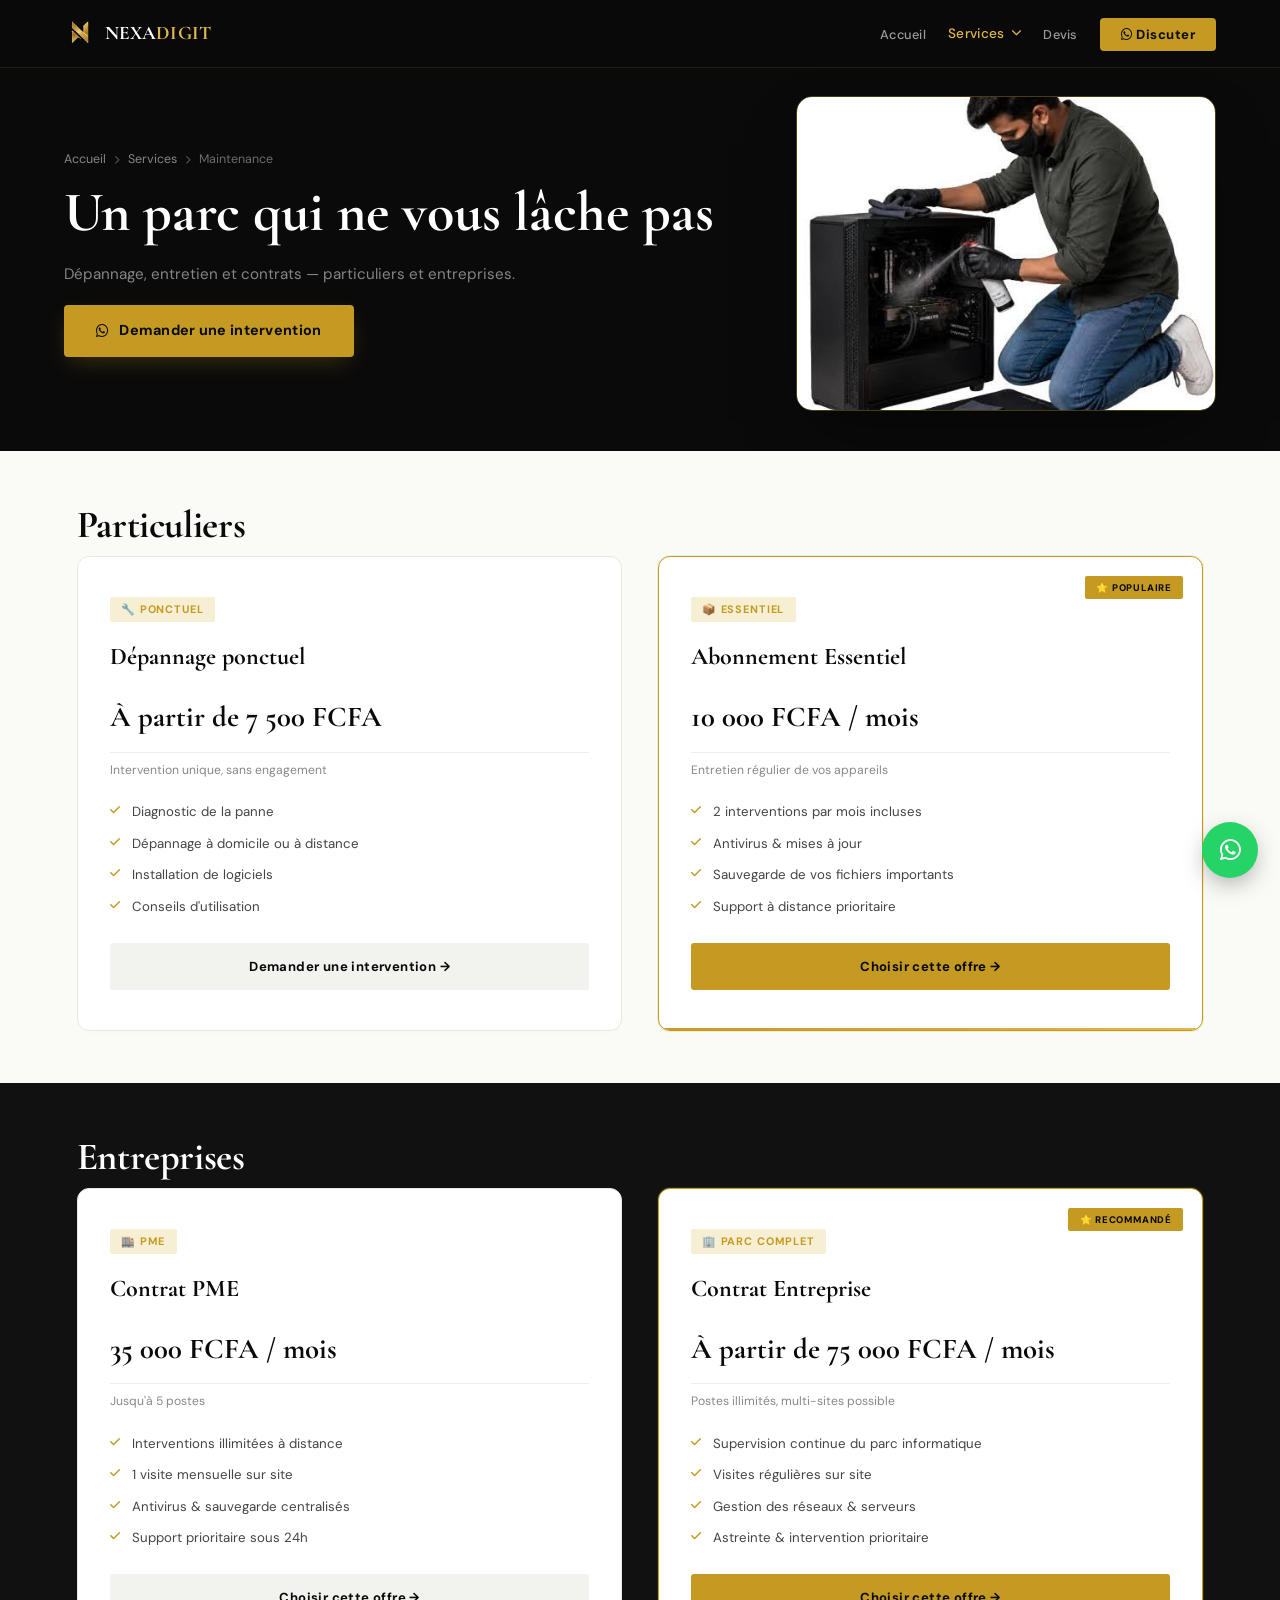
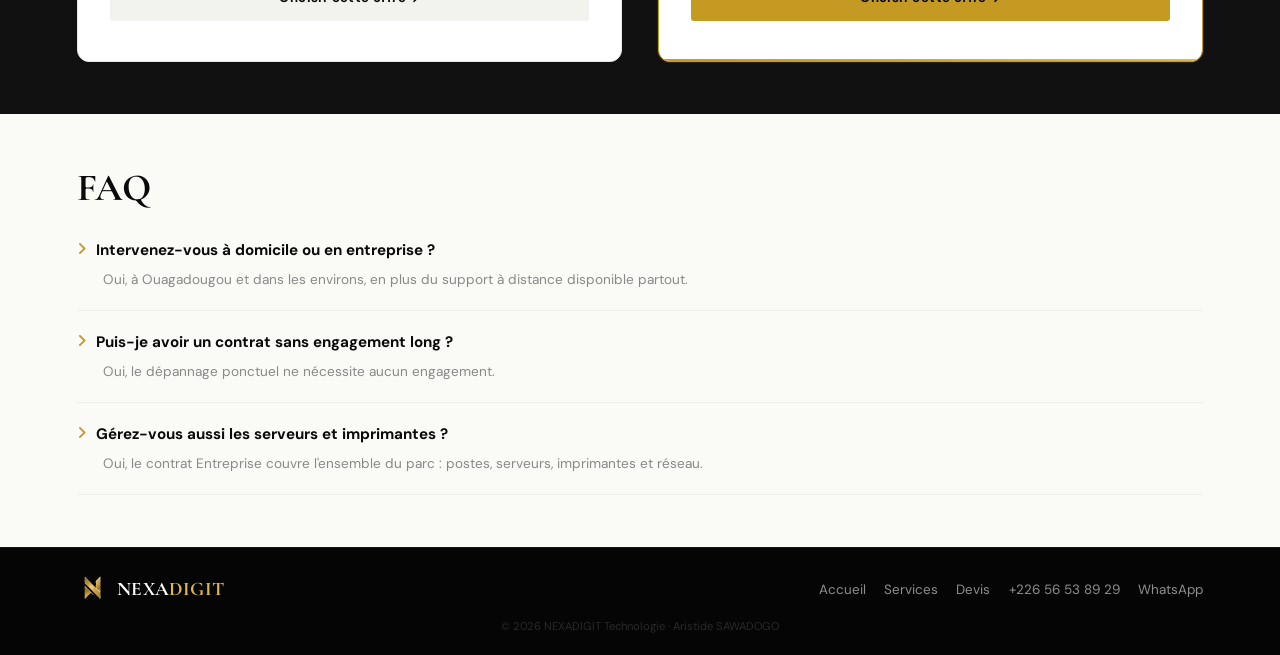
<file: maintenance-informatique.html>
<!DOCTYPE html>
<html lang="fr">
<head>
  <meta charset="UTF-8">
  <meta name="viewport" content="width=device-width, initial-scale=1.0">
  <meta name="color-scheme" content="light only">
  <title>Maintenance Informatique | NEXADIGIT Technologie</title>
  <meta name="description" content="Dépannage, entretien et contrats de support informatique à Ouagadougou.">
  <link href="https://fonts.googleapis.com/css2?family=Cormorant+Garamond:wght@400;600;700&family=DM+Sans:opsz,wght@9..40,300;9..40,400;9..40,500;9..40,600;9..40,700&display=swap" rel="stylesheet">
  <link rel="stylesheet" href="https://cdnjs.cloudflare.com/ajax/libs/font-awesome/6.5.0/css/all.min.css">
  <link rel="stylesheet" href="css/site.css">
</head>
<body>
<a class="skip-link" href="#contenu">Aller au contenu</a>
<nav>
  <div class="nav-logo">
    <a href="index.html" class="logo-mark ">
      <img src="img/logo.png" alt="NEXADIGIT">
      <span class="logo-wordmark"><span class="lw-a">NEXA</span><span class="lw-b">DIGIT</span></span>
    </a>
  </div>
  <button class="nav-toggle" type="button" aria-label="Ouvrir le menu" aria-expanded="false" aria-controls="nav-menu">
    <span></span><span></span><span></span>
  </button>
  <div class="nav-backdrop"></div>
  <ul class="nav-links" id="nav-menu">
    <li><a href="index.html">Accueil</a></li>
    <li class="has-sub">
      <button class="nav-sub-btn is-active" type="button" aria-expanded="false" aria-controls="nav-services">Services <i class="fas fa-chevron-down" aria-hidden="true"></i></button>
      <ul class="nav-sub" id="nav-services">
        <li><a href="services.html">Tous les services</a></li>
        <li><a href="chatbot-whatsapp.html">Chatbot WhatsApp</a></li>
        <li><a href="sites-web.html">Sites Web</a></li>
        <li><a href="applications-gestion.html">Applications de gestion</a></li>
        <li><a href="maintenance-informatique.html" class="active">Maintenance</a></li>
      </ul>
    </li>
    <li><a href="devis-sur-mesure.html">Devis</a></li>
    <li><a href="https://wa.me/22653630370?text=Bonjour%20Aristide%2C%20je%20souhaite%20un%20devis" target="_blank" class="nav-cta"><i class="fab fa-whatsapp"></i> Discuter</a></li>
  </ul>
</nav>
<main id="contenu">
<div class="page-hero">
  <div class="page-hero-inner with-photo">
    <div class="page-hero-text">
    <div class="breadcrumb"><a href="index.html">Accueil</a><i class="fas fa-chevron-right"></i><a href="services.html">Services</a><i class="fas fa-chevron-right"></i><span>Maintenance</span></div>
    <h1 class="page-title">Un parc qui ne vous lâche pas</h1>
    <p class="page-sub">Dépannage, entretien et contrats — particuliers et entreprises.</p>
    <div class="page-hero-btns">
      <a href="https://wa.me/22653630370?text=Bonjour%20Aristide%2C%20j%27ai%20besoin%20d%27une%20maintenance%20informatique" target="_blank" class="btn-gold"><i class="fab fa-whatsapp"></i> Demander une intervention</a>
    </div>
    </div>
    <div class="page-hero-photo-wrap">
      <img class="page-hero-photo" src="img/maintenance-hero.jpg" alt="Technicien informatique">
    </div>
  </div>
</div>

<section id="particuliers">
  <div class="wrap">
    <h2 class="sec-h2">Particuliers</h2>
    <div class="packs-grid">
      <div class="pack">
        <span class="pack-type">🔧 Ponctuel</span>
        <h3>Dépannage ponctuel</h3>
        <div class="pack-price">À partir de 7 500 FCFA</div>
        <div class="pack-monthly">Intervention unique, sans engagement</div>
        <ul>
          <li><i class="fas fa-check"></i>Diagnostic de la panne</li>
          <li><i class="fas fa-check"></i>Dépannage à domicile ou à distance</li>
          <li><i class="fas fa-check"></i>Installation de logiciels</li>
          <li><i class="fas fa-check"></i>Conseils d'utilisation</li>
        </ul>
        <a href="https://wa.me/22653630370?text=Bonjour%2C%20D%C3%A9pannage%20ponctuel%20particulier" target="_blank" class="pack-btn">Demander une intervention →</a>
      </div>
      <div class="pack featured">
        <span class="featured-badge">⭐ Populaire</span>
        <span class="pack-type">📦 Essentiel</span>
        <h3>Abonnement Essentiel</h3>
        <div class="pack-price">10 000 FCFA / mois</div>
        <div class="pack-monthly">Entretien régulier de vos appareils</div>
        <ul>
          <li><i class="fas fa-check"></i>2 interventions par mois incluses</li>
          <li><i class="fas fa-check"></i>Antivirus & mises à jour</li>
          <li><i class="fas fa-check"></i>Sauvegarde de vos fichiers importants</li>
          <li><i class="fas fa-check"></i>Support à distance prioritaire</li>
        </ul>
        <a href="https://wa.me/22653630370?text=Bonjour%2C%20Abonnement%20Essentiel%20particulier" target="_blank" class="pack-btn">Choisir cette offre →</a>
      </div>
    </div>
  </div>
</section>

<section class="dark-section" id="entreprises">
  <div class="wrap">
    <h2 class="sec-h2">Entreprises</h2>
    <div class="packs-grid">
      <div class="pack">
        <span class="pack-type">🏬 PME</span>
        <h3>Contrat PME</h3>
        <div class="pack-price">35 000 FCFA / mois</div>
        <div class="pack-monthly">Jusqu'à 5 postes</div>
        <ul>
          <li><i class="fas fa-check"></i>Interventions illimitées à distance</li>
          <li><i class="fas fa-check"></i>1 visite mensuelle sur site</li>
          <li><i class="fas fa-check"></i>Antivirus & sauvegarde centralisés</li>
          <li><i class="fas fa-check"></i>Support prioritaire sous 24h</li>
        </ul>
        <a href="https://wa.me/22653630370?text=Bonjour%2C%20Contrat%20PME%20maintenance" target="_blank" class="pack-btn">Choisir cette offre →</a>
      </div>
      <div class="pack featured">
        <span class="featured-badge">⭐ Recommandé</span>
        <span class="pack-type">🏢 Parc complet</span>
        <h3>Contrat Entreprise</h3>
        <div class="pack-price">À partir de 75 000 FCFA / mois</div>
        <div class="pack-monthly">Postes illimités, multi-sites possible</div>
        <ul>
          <li><i class="fas fa-check"></i>Supervision continue du parc informatique</li>
          <li><i class="fas fa-check"></i>Visites régulières sur site</li>
          <li><i class="fas fa-check"></i>Gestion des réseaux & serveurs</li>
          <li><i class="fas fa-check"></i>Astreinte & intervention prioritaire</li>
        </ul>
        <a href="https://wa.me/22653630370?text=Bonjour%2C%20Contrat%20Entreprise%20maintenance" target="_blank" class="pack-btn">Choisir cette offre →</a>
      </div>
    </div>
  </div>
</section>

<section id="faq">
  <div class="wrap">
    <h2 class="sec-h2">FAQ</h2>
    <div class="faq-item"><h4><i class="fas fa-angle-right"></i> Intervenez-vous à domicile ou en entreprise ?</h4><p>Oui, à Ouagadougou et dans les environs, en plus du support à distance disponible partout.</p></div>
    <div class="faq-item"><h4><i class="fas fa-angle-right"></i> Puis-je avoir un contrat sans engagement long ?</h4><p>Oui, le dépannage ponctuel ne nécessite aucun engagement.</p></div>
    <div class="faq-item"><h4><i class="fas fa-angle-right"></i> Gérez-vous aussi les serveurs et imprimantes ?</h4><p>Oui, le contrat Entreprise couvre l'ensemble du parc&nbsp;: postes, serveurs, imprimantes et réseau.</p></div>
  </div>
</section>
</main>
<footer>
  <div class="footer-inner">
        <a href="index.html" class="logo-mark ">
      <img src="img/logo.png" alt="NEXADIGIT">
      <span class="logo-wordmark"><span class="lw-a">NEXA</span><span class="lw-b">DIGIT</span></span>
    </a>
    <div class="footer-links">
      <a href="index.html">Accueil</a>
      <a href="services.html">Services</a>
      <a href="devis-sur-mesure.html">Devis</a>
      <a href="tel:+22656538929">+226 56 53 89 29</a>
      <a href="https://wa.me/22653630370?text=Bonjour%20Aristide" target="_blank">WhatsApp</a>
    </div>
  </div>
  <p class="footer-copy">&copy; 2026 NEXADIGIT Technologie &middot; Aristide SAWADOGO</p>
</footer>
<a href="https://wa.me/22653630370?text=Bonjour%20Aristide%2C%20je%20voudrais%20des%20renseignements" target="_blank" class="wa-float" aria-label="Discuter sur WhatsApp"><i class="fab fa-whatsapp"></i></a>
<script src="js/site.js"></script>
</body>
</html>
</file>
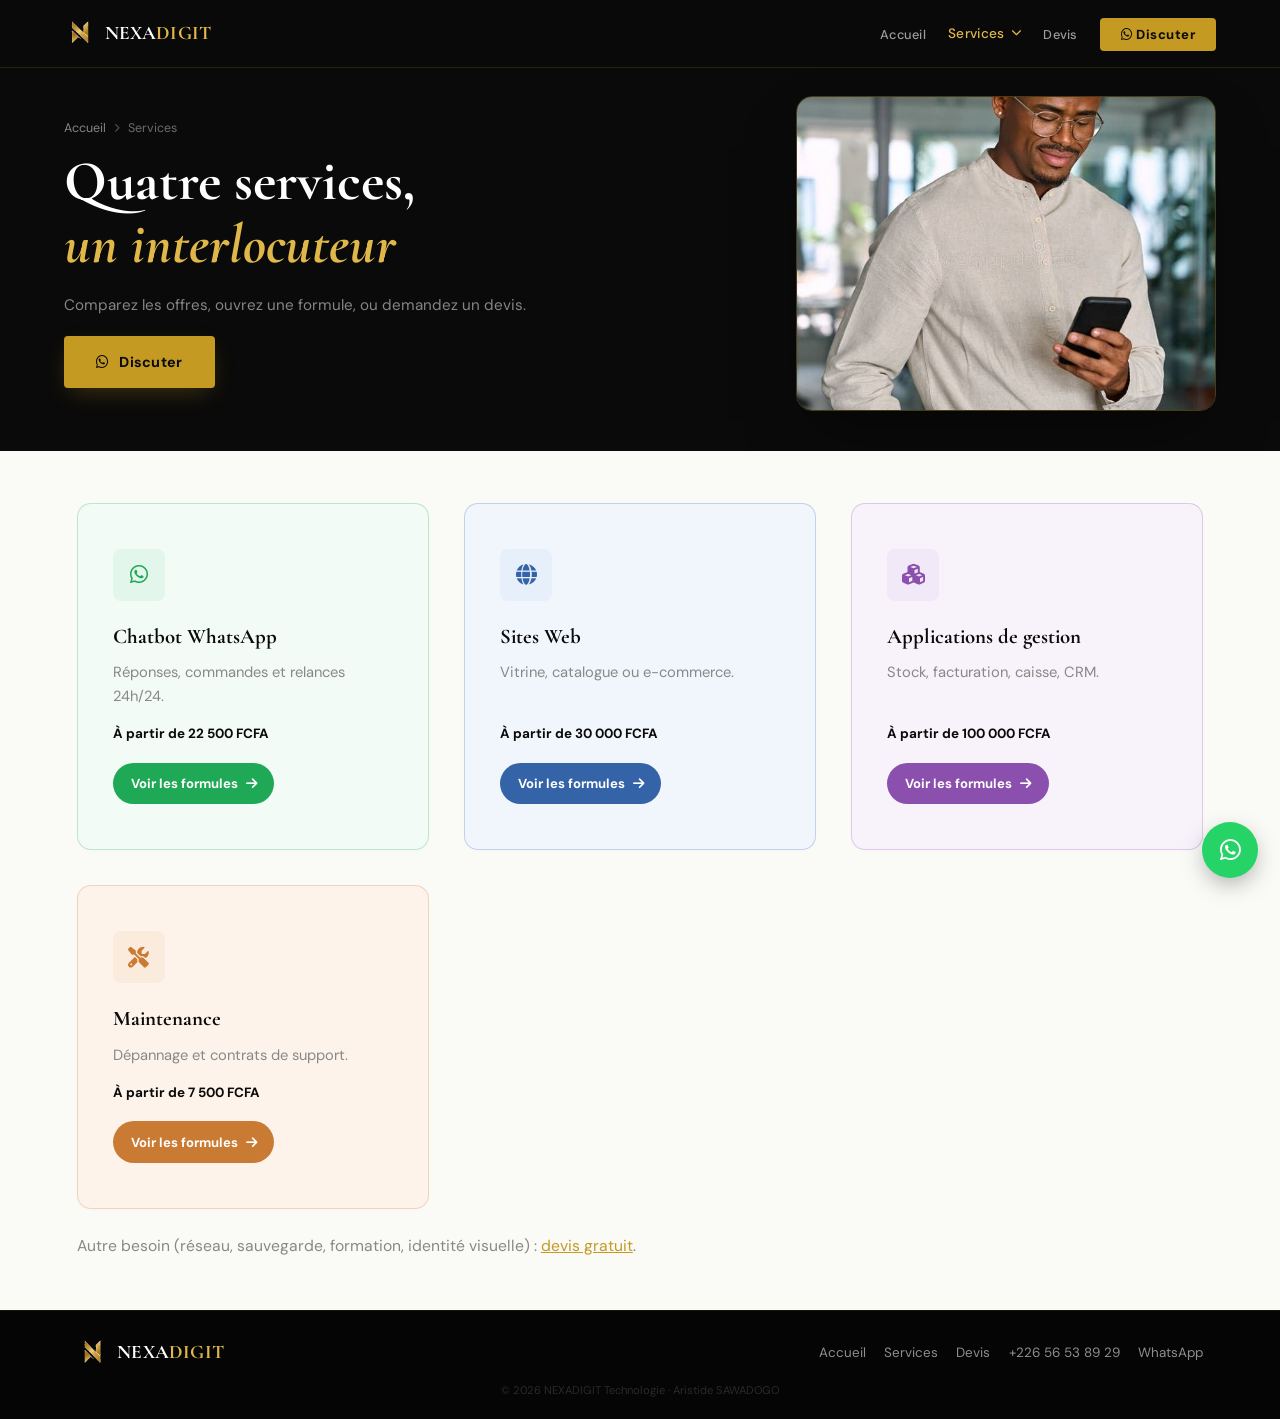
<file: services.html>
<!DOCTYPE html>
<html lang="fr">
<head>
  <meta charset="UTF-8">
  <meta name="viewport" content="width=device-width, initial-scale=1.0">
  <meta name="color-scheme" content="light only">
  <title>Services | NEXADIGIT Technologie</title>
  <meta name="description" content="Chatbot WhatsApp, sites web, applications de gestion et maintenance informatique à Ouagadougou.">
  <link href="https://fonts.googleapis.com/css2?family=Cormorant+Garamond:wght@400;600;700&family=DM+Sans:opsz,wght@9..40,300;9..40,400;9..40,500;9..40,600;9..40,700&display=swap" rel="stylesheet">
  <link rel="stylesheet" href="https://cdnjs.cloudflare.com/ajax/libs/font-awesome/6.5.0/css/all.min.css">
  <link rel="stylesheet" href="css/site.css">
</head>
<body>
<a class="skip-link" href="#contenu">Aller au contenu</a>
<nav>
  <div class="nav-logo">
    <a href="index.html" class="logo-mark ">
      <img src="img/logo.png" alt="NEXADIGIT">
      <span class="logo-wordmark"><span class="lw-a">NEXA</span><span class="lw-b">DIGIT</span></span>
    </a>
  </div>
  <button class="nav-toggle" type="button" aria-label="Ouvrir le menu" aria-expanded="false" aria-controls="nav-menu">
    <span></span><span></span><span></span>
  </button>
  <div class="nav-backdrop"></div>
  <ul class="nav-links" id="nav-menu">
    <li><a href="index.html">Accueil</a></li>
    <li class="has-sub">
      <button class="nav-sub-btn is-active" type="button" aria-expanded="false" aria-controls="nav-services">Services <i class="fas fa-chevron-down" aria-hidden="true"></i></button>
      <ul class="nav-sub" id="nav-services">
        <li><a href="services.html" class="active">Tous les services</a></li>
        <li><a href="chatbot-whatsapp.html">Chatbot WhatsApp</a></li>
        <li><a href="sites-web.html">Sites Web</a></li>
        <li><a href="applications-gestion.html">Applications de gestion</a></li>
        <li><a href="maintenance-informatique.html">Maintenance</a></li>
      </ul>
    </li>
    <li><a href="devis-sur-mesure.html">Devis</a></li>
    <li><a href="https://wa.me/22653630370?text=Bonjour%20Aristide%2C%20je%20souhaite%20un%20devis" target="_blank" class="nav-cta"><i class="fab fa-whatsapp"></i> Discuter</a></li>
  </ul>
</nav>
<main id="contenu">
<div class="page-hero">
  <div class="page-hero-inner with-photo">
    <div class="page-hero-text">
    <div class="breadcrumb"><a href="index.html">Accueil</a><i class="fas fa-chevron-right"></i><span>Services</span></div>
    <h1 class="page-title">Quatre services,<br><em>un interlocuteur</em></h1>
    <p class="page-sub">Comparez les offres, ouvrez une formule, ou demandez un devis.</p>
    <div class="page-hero-btns">
      <a href="https://wa.me/22653630370?text=Bonjour%20Aristide%2C%20je%20souhaite%20discuter%20d%27un%20service" target="_blank" class="btn-gold"><i class="fab fa-whatsapp"></i> Discuter</a>
    </div>
    </div>
    <div class="page-hero-photo-wrap">
      <img class="page-hero-photo" src="img/home-hero.jpg" alt="Solutions digitales NEXADIGIT">
    </div>
  </div>
</div>

<section id="offres">
  <div class="wrap">
    <div class="service-grid">
      <a href="chatbot-whatsapp.html" class="service-card">
        <div class="service-icon"><i class="fab fa-whatsapp"></i></div>
        <h3>Chatbot WhatsApp</h3>
        <p>Réponses, commandes et relances 24h/24.</p>
        <span class="service-from">À partir de 22 500 FCFA</span>
        <span class="service-link">Voir les formules <i class="fas fa-arrow-right"></i></span>
      </a>
      <a href="sites-web.html" class="service-card">
        <div class="service-icon"><i class="fas fa-globe"></i></div>
        <h3>Sites Web</h3>
        <p>Vitrine, catalogue ou e-commerce.</p>
        <span class="service-from">À partir de 30 000 FCFA</span>
        <span class="service-link">Voir les formules <i class="fas fa-arrow-right"></i></span>
      </a>
      <a href="applications-gestion.html" class="service-card">
        <div class="service-icon"><i class="fas fa-cubes"></i></div>
        <h3>Applications de gestion</h3>
        <p>Stock, facturation, caisse, CRM.</p>
        <span class="service-from">À partir de 100 000 FCFA</span>
        <span class="service-link">Voir les formules <i class="fas fa-arrow-right"></i></span>
      </a>
      <a href="maintenance-informatique.html" class="service-card">
        <div class="service-icon"><i class="fas fa-screwdriver-wrench"></i></div>
        <h3>Maintenance</h3>
        <p>Dépannage et contrats de support.</p>
        <span class="service-from">À partir de 7 500 FCFA</span>
        <span class="service-link">Voir les formules <i class="fas fa-arrow-right"></i></span>
      </a>
    </div>
    <p class="sec-p" style="margin:1.5rem 0 0;">Autre besoin (réseau, sauvegarde, formation, identité visuelle)&nbsp;: <a href="devis-sur-mesure.html">devis gratuit</a>.</p>
  </div>
</section>
</main>
<footer>
  <div class="footer-inner">
        <a href="index.html" class="logo-mark ">
      <img src="img/logo.png" alt="NEXADIGIT">
      <span class="logo-wordmark"><span class="lw-a">NEXA</span><span class="lw-b">DIGIT</span></span>
    </a>
    <div class="footer-links">
      <a href="index.html">Accueil</a>
      <a href="services.html">Services</a>
      <a href="devis-sur-mesure.html">Devis</a>
      <a href="tel:+22656538929">+226 56 53 89 29</a>
      <a href="https://wa.me/22653630370?text=Bonjour%20Aristide" target="_blank">WhatsApp</a>
    </div>
  </div>
  <p class="footer-copy">&copy; 2026 NEXADIGIT Technologie &middot; Aristide SAWADOGO</p>
</footer>
<a href="https://wa.me/22653630370?text=Bonjour%20Aristide%2C%20je%20voudrais%20des%20renseignements" target="_blank" class="wa-float" aria-label="Discuter sur WhatsApp"><i class="fab fa-whatsapp"></i></a>
<script src="js/site.js"></script>
</body>
</html>
</file>
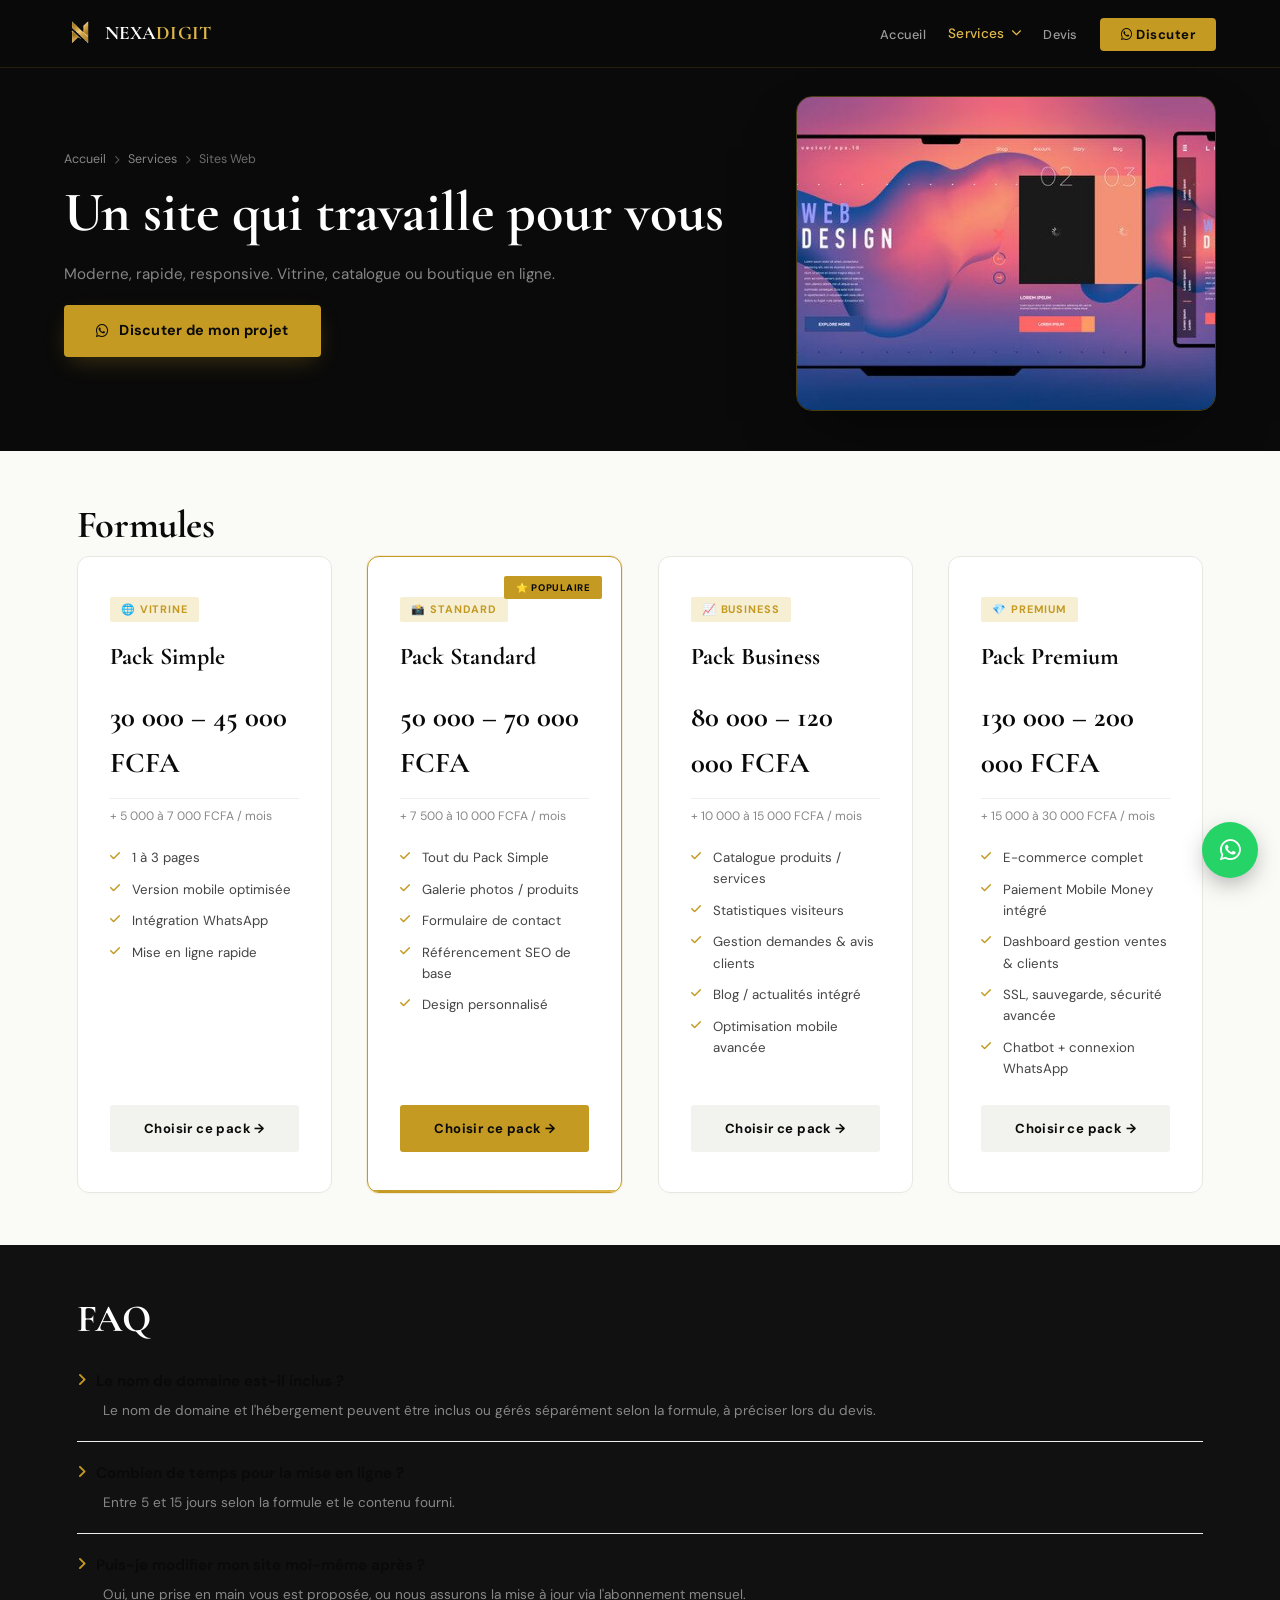
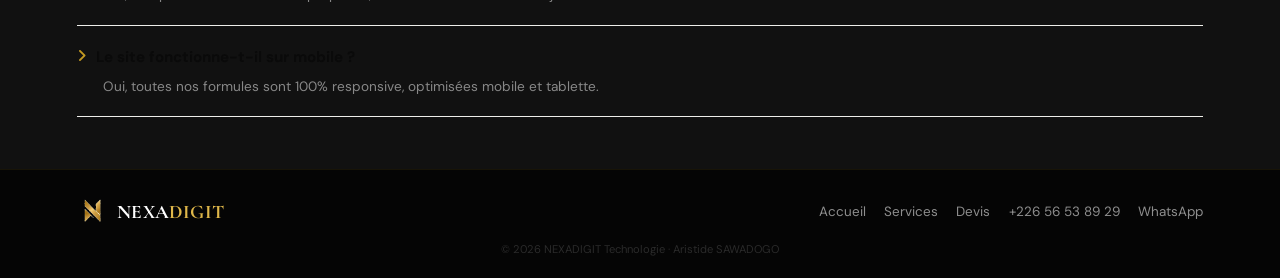
<file: sites-web.html>
<!DOCTYPE html>
<html lang="fr">
<head>
  <meta charset="UTF-8">
  <meta name="viewport" content="width=device-width, initial-scale=1.0">
  <meta name="color-scheme" content="light only">
  <title>Création de Site Web | NEXADIGIT Technologie</title>
  <meta name="description" content="Sites vitrines, catalogues et e-commerce à Ouagadougou.">
  <link href="https://fonts.googleapis.com/css2?family=Cormorant+Garamond:wght@400;600;700&family=DM+Sans:opsz,wght@9..40,300;9..40,400;9..40,500;9..40,600;9..40,700&display=swap" rel="stylesheet">
  <link rel="stylesheet" href="https://cdnjs.cloudflare.com/ajax/libs/font-awesome/6.5.0/css/all.min.css">
  <link rel="stylesheet" href="css/site.css">
</head>
<body>
<a class="skip-link" href="#contenu">Aller au contenu</a>
<nav>
  <div class="nav-logo">
    <a href="index.html" class="logo-mark ">
      <img src="img/logo.png" alt="NEXADIGIT">
      <span class="logo-wordmark"><span class="lw-a">NEXA</span><span class="lw-b">DIGIT</span></span>
    </a>
  </div>
  <button class="nav-toggle" type="button" aria-label="Ouvrir le menu" aria-expanded="false" aria-controls="nav-menu">
    <span></span><span></span><span></span>
  </button>
  <div class="nav-backdrop"></div>
  <ul class="nav-links" id="nav-menu">
    <li><a href="index.html">Accueil</a></li>
    <li class="has-sub">
      <button class="nav-sub-btn is-active" type="button" aria-expanded="false" aria-controls="nav-services">Services <i class="fas fa-chevron-down" aria-hidden="true"></i></button>
      <ul class="nav-sub" id="nav-services">
        <li><a href="services.html">Tous les services</a></li>
        <li><a href="chatbot-whatsapp.html">Chatbot WhatsApp</a></li>
        <li><a href="sites-web.html" class="active">Sites Web</a></li>
        <li><a href="applications-gestion.html">Applications de gestion</a></li>
        <li><a href="maintenance-informatique.html">Maintenance</a></li>
      </ul>
    </li>
    <li><a href="devis-sur-mesure.html">Devis</a></li>
    <li><a href="https://wa.me/22653630370?text=Bonjour%20Aristide%2C%20je%20souhaite%20un%20devis" target="_blank" class="nav-cta"><i class="fab fa-whatsapp"></i> Discuter</a></li>
  </ul>
</nav>
<main id="contenu">
<div class="page-hero">
  <div class="page-hero-inner with-photo">
    <div class="page-hero-text">
    <div class="breadcrumb"><a href="index.html">Accueil</a><i class="fas fa-chevron-right"></i><a href="services.html">Services</a><i class="fas fa-chevron-right"></i><span>Sites Web</span></div>
    <h1 class="page-title">Un site qui travaille pour vous</h1>
    <p class="page-sub">Moderne, rapide, responsive. Vitrine, catalogue ou boutique en ligne.</p>
    <div class="page-hero-btns">
      <a href="https://wa.me/22653630370?text=Bonjour%20Aristide%2C%20je%20souhaite%20un%20site%20web" target="_blank" class="btn-gold"><i class="fab fa-whatsapp"></i> Discuter de mon projet</a>
    </div>
    </div>
    <div class="page-hero-photo-wrap">
      <img class="page-hero-photo" src="img/sites-hero.jpg" alt="Création de site web">
    </div>
  </div>
</div>

<section id="formules">
  <div class="wrap">
    <h2 class="sec-h2">Formules</h2>
    <div class="packs-grid">
      <div class="pack">
        <span class="pack-type">🌐 Vitrine</span>
        <h3>Pack Simple</h3>
        <div class="pack-price">30 000 – 45 000 FCFA</div>
        <div class="pack-monthly">+ 5 000 à 7 000 FCFA / mois</div>
        <ul>
          <li><i class="fas fa-check"></i>1 à 3 pages</li>
          <li><i class="fas fa-check"></i>Version mobile optimisée</li>
          <li><i class="fas fa-check"></i>Intégration WhatsApp</li>
          <li><i class="fas fa-check"></i>Mise en ligne rapide</li>
        </ul>
        <a href="https://wa.me/22653630370?text=Bonjour%2C%20Pack%20Simple%20Site%20Web" target="_blank" class="pack-btn">Choisir ce pack →</a>
      </div>
      <div class="pack featured">
        <span class="featured-badge">⭐ Populaire</span>
        <span class="pack-type">📸 Standard</span>
        <h3>Pack Standard</h3>
        <div class="pack-price">50 000 – 70 000 FCFA</div>
        <div class="pack-monthly">+ 7 500 à 10 000 FCFA / mois</div>
        <ul>
          <li><i class="fas fa-check"></i>Tout du Pack Simple</li>
          <li><i class="fas fa-check"></i>Galerie photos / produits</li>
          <li><i class="fas fa-check"></i>Formulaire de contact</li>
          <li><i class="fas fa-check"></i>Référencement SEO de base</li>
          <li><i class="fas fa-check"></i>Design personnalisé</li>
        </ul>
        <a href="https://wa.me/22653630370?text=Bonjour%2C%20Pack%20Standard%20Site%20Web" target="_blank" class="pack-btn">Choisir ce pack →</a>
      </div>
      <div class="pack">
        <span class="pack-type">📈 Business</span>
        <h3>Pack Business</h3>
        <div class="pack-price">80 000 – 120 000 FCFA</div>
        <div class="pack-monthly">+ 10 000 à 15 000 FCFA / mois</div>
        <ul>
          <li><i class="fas fa-check"></i>Catalogue produits / services</li>
          <li><i class="fas fa-check"></i>Statistiques visiteurs</li>
          <li><i class="fas fa-check"></i>Gestion demandes & avis clients</li>
          <li><i class="fas fa-check"></i>Blog / actualités intégré</li>
          <li><i class="fas fa-check"></i>Optimisation mobile avancée</li>
        </ul>
        <a href="https://wa.me/22653630370?text=Bonjour%2C%20Pack%20Business%20Site%20Web" target="_blank" class="pack-btn">Choisir ce pack →</a>
      </div>
      <div class="pack">
        <span class="pack-type">💎 Premium</span>
        <h3>Pack Premium</h3>
        <div class="pack-price">130 000 – 200 000 FCFA</div>
        <div class="pack-monthly">+ 15 000 à 30 000 FCFA / mois</div>
        <ul>
          <li><i class="fas fa-check"></i>E-commerce complet</li>
          <li><i class="fas fa-check"></i>Paiement Mobile Money intégré</li>
          <li><i class="fas fa-check"></i>Dashboard gestion ventes & clients</li>
          <li><i class="fas fa-check"></i>SSL, sauvegarde, sécurité avancée</li>
          <li><i class="fas fa-check"></i>Chatbot + connexion WhatsApp</li>
        </ul>
        <a href="https://wa.me/22653630370?text=Bonjour%2C%20Pack%20Premium%20Site%20Web" target="_blank" class="pack-btn">Choisir ce pack →</a>
      </div>
    </div>
  </div>
</section>

<section class="dark-section" id="faq">
  <div class="wrap">
    <h2 class="sec-h2">FAQ</h2>
    <div class="faq-item"><h4><i class="fas fa-angle-right"></i> Le nom de domaine est-il inclus ?</h4><p>Le nom de domaine et l'hébergement peuvent être inclus ou gérés séparément selon la formule, à préciser lors du devis.</p></div>
    <div class="faq-item"><h4><i class="fas fa-angle-right"></i> Combien de temps pour la mise en ligne ?</h4><p>Entre 5 et 15 jours selon la formule et le contenu fourni.</p></div>
    <div class="faq-item"><h4><i class="fas fa-angle-right"></i> Puis-je modifier mon site moi-même après ?</h4><p>Oui, une prise en main vous est proposée, ou nous assurons la mise à jour via l'abonnement mensuel.</p></div>
    <div class="faq-item"><h4><i class="fas fa-angle-right"></i> Le site fonctionne-t-il sur mobile ?</h4><p>Oui, toutes nos formules sont 100% responsive, optimisées mobile et tablette.</p></div>
  </div>
</section>
</main>
<footer>
  <div class="footer-inner">
        <a href="index.html" class="logo-mark ">
      <img src="img/logo.png" alt="NEXADIGIT">
      <span class="logo-wordmark"><span class="lw-a">NEXA</span><span class="lw-b">DIGIT</span></span>
    </a>
    <div class="footer-links">
      <a href="index.html">Accueil</a>
      <a href="services.html">Services</a>
      <a href="devis-sur-mesure.html">Devis</a>
      <a href="tel:+22656538929">+226 56 53 89 29</a>
      <a href="https://wa.me/22653630370?text=Bonjour%20Aristide" target="_blank">WhatsApp</a>
    </div>
  </div>
  <p class="footer-copy">&copy; 2026 NEXADIGIT Technologie &middot; Aristide SAWADOGO</p>
</footer>
<a href="https://wa.me/22653630370?text=Bonjour%20Aristide%2C%20je%20voudrais%20des%20renseignements" target="_blank" class="wa-float" aria-label="Discuter sur WhatsApp"><i class="fab fa-whatsapp"></i></a>
<script src="js/site.js"></script>
</body>
</html>
</file>
<file: css/site.css>
/* NEXADIGIT — styles partagés */
:root {
      color-scheme: light only;
      --gold: #C49A22;
      --gold-light: #E0B84A;
      --gold-pale: #F7EFD4;
      --gold-border: rgba(196,154,34,0.25);
      --black: #0A0A0A;
      --dark: #111111;
      --dark2: #1A1A1A;
      --white: #FFFFFF;
      --off-white: #FAFAF7;
      --grey: #888888;
      --light-grey: #F2F2EE;
    }
    * { margin:0; padding:0; box-sizing:border-box; }
    html { scroll-behavior: smooth; }
    body {
      font-family: 'DM Sans', sans-serif;
      background: var(--off-white);
      color: var(--black);
      line-height: 1.6;
      overflow-x: hidden;
    }

    /* ── NAV ── */
    nav {
      position: fixed;
      top: 0; left: 0; right: 0;
      z-index: 100;
      height: 68px;
      display: flex;
      align-items: center;
      justify-content: space-between;
      padding: 0 5%;
      background: rgba(10,10,10,0.96);
      backdrop-filter: blur(20px);
      border-bottom: 1px solid rgba(196,154,34,0.15);
    }
    .nav-logo img {
      height: 38px;
      width: auto;
      object-fit: contain;
    }
    .nav-links {
      display: flex;
      gap: 2.2rem;
      list-style: none;
      align-items: center;
    }
    .nav-links a {
      color: rgba(255,255,255,0.6);
      text-decoration: none;
      font-size: 0.85rem;
      font-weight: 500;
      letter-spacing: 0.02em;
      transition: color 0.2s;
    }
    .nav-links a:hover { color: var(--gold-light); }
    .nav-cta {
      background: var(--gold) !important;
      color: var(--black) !important;
      padding: 0.5rem 1.3rem !important;
      border-radius: 4px !important;
      font-weight: 700 !important;
      font-size: 0.82rem !important;
      letter-spacing: 0.04em !important;
    }
    .nav-cta:hover { background: var(--gold-light) !important; }

    /* ── HERO ── */
    .hero {
      min-height: 0;
      background: var(--black);
      display: flex;
      align-items: center;
      padding: 96px 5% 48px;
      position: relative;
      overflow: hidden;
    }
    .hero-orb1 {
      position: absolute;
      width: 600px; height: 600px;
      border-radius: 50%;
      background: radial-gradient(circle, rgba(196,154,34,0.08) 0%, transparent 70%);
      top: -100px; right: -100px;
      pointer-events: none;
    }
    .hero-orb2 {
      position: absolute;
      width: 400px; height: 400px;
      border-radius: 50%;
      background: radial-gradient(circle, rgba(196,154,34,0.05) 0%, transparent 70%);
      bottom: -80px; left: 5%;
      pointer-events: none;
    }
    .hero-line {
      position: absolute;
      left: 0; right: 0;
      bottom: 0;
      height: 1px;
      background: linear-gradient(90deg, transparent, var(--gold), transparent);
      opacity: 0.4;
    }
    .hero-inner {
      position: relative;
      z-index: 2;
      max-width: 1280px;
      margin: 0 auto;
      width: 100%;
      display: flex;
      align-items: center;
      justify-content: space-between;
      gap: 4rem;
      flex-wrap: wrap;
    }
    .hero-left { flex: 1; min-width: 300px; }
    .hero-logo-wrap {
      margin-bottom: 2.5rem;
      animation: fadeUp 0.7s ease both;
    }
    .hero-logo-wrap img {
      height: 70px;
      width: auto;
      filter: brightness(1.05);
    }
    .hero-tagline-line {
      width: 50px; height: 2px;
      background: var(--gold);
      margin-bottom: 1.5rem;
      animation: fadeUp 0.7s 0.1s ease both;
    }
    .hero-h1 {
      font-family: 'Cormorant Garamond', serif;
      font-size: clamp(2.6rem, 5.5vw, 4.5rem);
      font-weight: 700;
      color: var(--white);
      line-height: 1.08;
      letter-spacing: -0.01em;
      margin-bottom: 1.2rem;
      animation: fadeUp 0.7s 0.15s ease both;
    }
    .hero-h1 em {
      font-style: italic;
      color: var(--gold-light);
    }
    .hero-sub {
      color: rgba(255,255,255,0.5);
      font-size: 1rem;
      max-width: 500px;
      margin-bottom: 1.4rem;
      font-weight: 400;
      animation: fadeUp 0.7s 0.2s ease both;
    }
    .hero-divider {
      width: 100%;
      height: 1px;
      background: rgba(196,154,34,0.2);
      margin-bottom: 2rem;
    }
    .hero-person {
      display: flex;
      align-items: center;
      gap: 1.2rem;
      margin-bottom: 1.2rem;
      animation: fadeUp 0.7s 0.25s ease both;
    }
    .avatar {
      width: 56px; height: 56px;
      border-radius: 50%;
      background: linear-gradient(135deg, var(--gold), #A07818);
      display: flex;
      align-items: center;
      justify-content: center;
      font-family: 'Cormorant Garamond', serif;
      font-weight: 700;
      font-size: 1.4rem;
      color: var(--black);
      border: 1.5px solid rgba(196,154,34,0.4);
      flex-shrink: 0;
    }
    .p-name { font-weight: 700; color: var(--white); font-size: 1rem; letter-spacing: 0.01em; }
    .p-role { color: var(--gold); font-size: 0.82rem; font-weight: 500; margin-top: 1px; }
    .p-loc { color: rgba(255,255,255,0.35); font-size: 0.78rem; margin-top: 2px; }
    .hero-contacts {
      display: flex;
      flex-wrap: wrap;
      gap: 0.6rem;
      margin-bottom: 2.5rem;
      animation: fadeUp 0.7s 0.3s ease both;
    }
    .chip {
      display: inline-flex;
      align-items: center;
      gap: 8px;
      background: rgba(255,255,255,0.04);
      border: 1px solid rgba(196,154,34,0.2);
      color: rgba(255,255,255,0.75);
      padding: 0.45rem 1rem;
      border-radius: 3px;
      font-size: 0.82rem;
      font-weight: 500;
      text-decoration: none;
      transition: all 0.2s;
    }
    .chip i { color: var(--gold); font-size: 0.85rem; }
    .chip:hover { border-color: var(--gold); color: var(--white); background: rgba(196,154,34,0.08); }
    .hero-btns {
      display: flex;
      flex-wrap: wrap;
      gap: 1rem;
      animation: fadeUp 0.7s 0.35s ease both;
    }
    .btn-gold {
      display: inline-flex;
      align-items: center;
      gap: 10px;
      background: var(--gold);
      color: var(--black);
      padding: 0.9rem 2rem;
      border-radius: 4px;
      font-weight: 700;
      text-decoration: none;
      font-size: 0.9rem;
      letter-spacing: 0.02em;
      transition: all 0.2s;
      box-shadow: 0 8px 24px -6px rgba(196,154,34,0.3);
    }
    .btn-gold:hover { background: var(--gold-light); transform: translateY(-2px); }
    .btn-outline {
      display: inline-flex;
      align-items: center;
      gap: 10px;
      background: transparent;
      color: rgba(255,255,255,0.8);
      padding: 0.9rem 2rem;
      border-radius: 4px;
      font-weight: 600;
      text-decoration: none;
      font-size: 0.9rem;
      border: 1px solid rgba(196,154,34,0.3);
      transition: all 0.2s;
    }
    .btn-outline:hover { border-color: var(--gold); color: var(--gold-light); }

    .hero-right { animation: fadeUp 0.8s 0.5s ease both; }
    .hero-card {
      background: rgba(255,255,255,0.03);
      border: 1px solid rgba(196,154,34,0.2);
      border-radius: 8px;
      padding: 2.5rem 2rem;
      text-align: center;
      min-width: 220px;
    }
    .hero-card .qr-i { font-size: 5rem; color: var(--gold); display: block; margin-bottom: 1rem; }
    .hero-card-divider { width: 30px; height: 1px; background: var(--gold); margin: 0 auto 1rem; }
    .hero-card h4 { color: var(--white); font-weight: 600; font-size: 0.9rem; margin-bottom: 0.3rem; }
    .hero-card p { color: rgba(255,255,255,0.35); font-size: 0.75rem; }

    /* ── STATS ── */
    .stats-strip {
      background: var(--dark2);
      border-top: 1px solid rgba(196,154,34,0.15);
      border-bottom: 1px solid rgba(196,154,34,0.15);
      padding: 1.8rem 5%;
    }
    .stats-inner {
      max-width: 1280px;
      margin: 0 auto;
      display: flex;
      flex-wrap: wrap;
      justify-content: space-around;
      gap: 1.5rem;
      align-items: center;
    }
    .stat { text-align: center; }
    .stat-num {
      font-family: 'Cormorant Garamond', serif;
      font-size: 2rem;
      font-weight: 700;
      color: var(--gold);
      display: block;
      line-height: 1;
    }
    .stat-label { font-size: 0.72rem; color: rgba(255,255,255,0.4); letter-spacing: 0.06em; text-transform: uppercase; margin-top: 4px; }

    /* ── LAYOUT ── */
    .wrap { max-width: 1280px; margin: 0 auto; padding: 0 6%; }
    section { padding: 52px 0; }

    .sec-eyebrow {
      display: inline-flex;
      align-items: center;
      gap: 10px;
      font-size: 0.7rem;
      font-weight: 700;
      text-transform: uppercase;
      letter-spacing: 0.12em;
      color: var(--gold);
      margin-bottom: 1.4rem;
    }
    .sec-eyebrow::before {
      content: '';
      width: 24px; height: 1.5px;
      background: var(--gold);
      display: block;
    }
    .sec-h2 {
      font-family: 'Cormorant Garamond', serif;
      font-size: clamp(1.7rem, 3vw, 2.4rem);
      font-weight: 700;
      color: var(--black);
      line-height: 1.15;
      letter-spacing: -0.01em;
      margin-bottom: 0.55rem;
    }
    .sec-p {
      color: var(--grey);
      font-size: 0.98rem;
      line-height: 1.6;
      max-width: 600px;
      margin-bottom: 1.4rem;
    }
    .sec-p a { color: var(--gold); }

    /* ── PACKS ── */
    .packs-grid {
      display: grid;
      grid-template-columns: repeat(auto-fit, minmax(255px, 1fr));
      gap: 2.2rem;
    }
    .pack {
      background: var(--white);
      border: 1px solid #E8E8E2;
      border-radius: 12px;
      padding: 2.5rem 2rem;
      display: flex;
      flex-direction: column;
      transition: all 0.25s;
      position: relative;
      overflow: hidden;
    }
    .pack::after {
      content: '';
      position: absolute;
      bottom: 0; left: 0; right: 0;
      height: 2px;
      background: linear-gradient(90deg, var(--gold), var(--gold-light));
      opacity: 0;
      transition: opacity 0.25s;
    }
    .pack:hover {
      transform: translateY(-6px);
      box-shadow: 0 20px 40px -12px rgba(0,0,0,0.1);
      border-color: rgba(196,154,34,0.3);
    }
    .pack:hover::after { opacity: 1; }
    .pack.featured {
      border-color: var(--gold);
      box-shadow: 0 0 0 1px rgba(196,154,34,0.15);
    }
    .pack.featured::after { opacity: 1; }
    .featured-badge {
      position: absolute;
      top: 1.2rem; right: 1.2rem;
      background: var(--gold);
      color: var(--black);
      font-size: 0.6rem;
      font-weight: 800;
      text-transform: uppercase;
      letter-spacing: 0.08em;
      padding: 0.25rem 0.7rem;
      border-radius: 2px;
    }
    .pack-type {
      font-size: 0.68rem;
      font-weight: 700;
      text-transform: uppercase;
      letter-spacing: 0.08em;
      color: var(--gold);
      background: var(--gold-pale);
      display: inline-block;
      padding: 0.25rem 0.7rem;
      border-radius: 2px;
      margin-bottom: 1rem;
      width: fit-content;
    }
    .pack h3 {
      font-family: 'Cormorant Garamond', serif;
      font-size: 1.5rem;
      font-weight: 700;
      margin-bottom: 0.2rem;
      color: var(--black);
    }
    .pack-price {
      font-family: 'Cormorant Garamond', serif;
      font-size: 1.8rem;
      font-weight: 700;
      color: var(--black);
      margin: 0.9rem 0 0.2rem;
    }
    .pack-monthly {
      font-size: 0.76rem;
      color: var(--grey);
      border-top: 1px solid #EEEEEA;
      padding-top: 0.5rem;
      margin: 0.5rem 0 1rem;
    }
    .pack ul { list-style: none; flex-grow: 1; }
    .pack li {
      display: flex;
      align-items: flex-start;
      gap: 9px;
      font-size: 0.83rem;
      padding: 0.32rem 0;
      color: #444;
    }
    .pack li i { color: var(--gold); font-size: 0.72rem; margin-top: 4px; flex-shrink: 0; width: 13px; }
    .pack-btn {
      display: block;
      text-align: center;
      background: var(--light-grey);
      color: var(--black);
      font-weight: 700;
      font-size: 0.82rem;
      letter-spacing: 0.03em;
      padding: 0.75rem;
      border-radius: 3px;
      text-decoration: none;
      margin-top: 1.3rem;
      transition: all 0.2s;
      border: 1px solid transparent;
    }
    .pack-btn:hover { background: var(--gold); color: var(--black); }
    .pack.featured .pack-btn { background: var(--gold); color: var(--black); }
    .pack.featured .pack-btn:hover { background: var(--gold-light); }

    /* ── DARK SECTION ── */
    .dark-section { background: var(--dark); }
    .dark-section .sec-h2 { color: var(--white); }
    .dark-section .sec-p { color: rgba(255,255,255,0.45); }

    .exp-grid {
      display: grid;
      grid-template-columns: repeat(auto-fit, minmax(240px, 1fr));
      gap: 2rem;
    }
    .exp-card {
      border: 1px solid rgba(196,154,34,0.15);
      border-radius: 12px;
      padding: 2.6rem 2rem;
      transition: all 0.25s;
      position: relative;
      overflow: hidden;
    }
    .exp-card::before {
      content: '';
      position: absolute;
      top: 0; left: 0;
      width: 3px; height: 100%;
      background: var(--gold);
      opacity: 0;
      transition: opacity 0.25s;
    }
    .exp-card:hover { border-color: rgba(196,154,34,0.35); transform: translateY(-4px); }
    .exp-card:hover::before { opacity: 1; }
    .exp-icon {
      width: 48px; height: 48px;
      background: rgba(196,154,34,0.1);
      border-radius: 6px;
      display: flex;
      align-items: center;
      justify-content: center;
      margin-bottom: 1.2rem;
      font-size: 1.2rem;
      color: var(--gold);
    }
    .exp-card h3 {
      font-family: 'Cormorant Garamond', serif;
      font-size: 1.2rem;
      font-weight: 700;
      color: var(--black);
      margin-bottom: 0.5rem;
    }
    .exp-card p { color: var(--grey); font-size: 0.82rem; }
    .dark-section .exp-card h3 { color: var(--white); }
    .dark-section .exp-card p { color: rgba(255,255,255,0.4); }
    .dark-section .exp-card { border-color: rgba(196,154,34,0.15); }

    /* ── WHY ── */
    .why-grid {
      display: grid;
      grid-template-columns: repeat(auto-fit, minmax(230px, 1fr));
      gap: 1.8rem;
    }
    .why-card {
      border: 1px solid #E8E8E2;
      border-radius: 12px;
      padding: 2.2rem 1.8rem;
      background: var(--white);
      display: flex;
      gap: 1rem;
      align-items: flex-start;
      transition: border-color 0.2s;
    }
    .why-card:hover { border-color: var(--gold); }
    .why-icon {
      width: 42px; height: 42px;
      background: var(--gold-pale);
      border-radius: 6px;
      display: flex;
      align-items: center;
      justify-content: center;
      color: var(--gold);
      font-size: 1rem;
      flex-shrink: 0;
    }
    .why-card h4 { font-weight: 700; margin-bottom: 0.25rem; font-size: 0.92rem; }
    .why-card p { font-size: 0.79rem; color: var(--grey); }

    /* ── PROCESS ── */
    .process-row {
      display: flex;
      flex-wrap: wrap;
      gap: 0;
      counter-reset: step;
    }
    .step {
      flex: 1;
      min-width: 130px;
      text-align: center;
      padding: 1.5rem 1rem;
      position: relative;
    }
    .step:not(:last-child)::after {
      content: '→';
      position: absolute;
      right: -12px;
      top: 50%;
      transform: translateY(-50%);
      color: var(--gold);
      font-size: 1rem;
    }
    .step-num {
      width: 42px; height: 42px;
      border-radius: 50%;
      background: var(--gold-pale);
      border: 1.5px solid var(--gold);
      color: var(--gold);
      font-family: 'Cormorant Garamond', serif;
      font-weight: 700;
      font-size: 1.1rem;
      display: flex;
      align-items: center;
      justify-content: center;
      margin: 0 auto 0.8rem;
    }
    .step h4 { font-weight: 700; font-size: 0.85rem; margin-bottom: 0.25rem; }
    .step p { font-size: 0.75rem; color: var(--grey); }

    /* ── CTA ── */
    .cta-section {
      background: var(--black);
      text-align: center;
      padding: 52px 5%;
      position: relative;
      overflow: hidden;
    }
    .cta-glow {
      position: absolute;
      width: 500px; height: 500px;
      border-radius: 50%;
      background: radial-gradient(circle, rgba(196,154,34,0.07) 0%, transparent 70%);
      top: 50%; left: 50%;
      transform: translate(-50%, -50%);
      pointer-events: none;
    }
    .cta-section h2 {
      font-family: 'Cormorant Garamond', serif;
      font-size: clamp(2.2rem, 4.5vw, 3.5rem);
      font-weight: 700;
      color: var(--white);
      margin-bottom: 0.8rem;
      position: relative;
    }
    .cta-section h2 em { color: var(--gold-light); font-style: italic; }
    .cta-section p { color: rgba(255,255,255,0.45); margin-bottom: 2.5rem; font-size: 1rem; position: relative; }
    .cta-btns { display: flex; justify-content: center; flex-wrap: wrap; gap: 1rem; position: relative; }
    .cta-note {
      color: rgba(255,255,255,0.25);
      font-size: 0.75rem;
      margin-top: 1.8rem;
      position: relative;
    }
    .cta-note::before {
      content: '';
      display: inline-block;
      width: 6px; height: 6px;
      background: #25D366;
      border-radius: 50%;
      margin-right: 7px;
      vertical-align: middle;
      animation: blink 2s infinite;
    }

    /* ── FOOTER ── */
    footer {
      background: #050505;
      padding: 0.4rem 0 0;
      text-align: center;
      border-top: 1px solid rgba(196,154,34,0.1);
    }
    .footer-logo img { height: 40px; width: auto; margin-bottom: 0.5rem; }
    .footer-tagline { color: rgba(255,255,255,0.25); font-size: 0.78rem; margin-bottom: 1.5rem; }
    .footer-contacts {
      display: flex;
      flex-wrap: wrap;
      justify-content: center;
      gap: 2rem;
      margin-bottom: 1.5rem;
    }
    .footer-contacts a {
      color: rgba(255,255,255,0.4);
      text-decoration: none;
      font-size: 0.82rem;
      transition: color 0.2s;
      display: flex;
      align-items: center;
      gap: 7px;
    }
    .footer-contacts a i { color: var(--gold); font-size: 0.85rem; }
    .footer-contacts a:hover { color: var(--gold-light); }
    .footer-copy { color: rgba(255,255,255,0.15); font-size: 0.7rem; }
    .footer-gold-line {
      width: 60px; height: 1px;
      background: var(--gold);
      margin: 1.2rem auto;
      opacity: 0.4;
    }

    /* ── DIVIDER ── */
    .divider { border: 0; height: 1px; background: #EEEEE8; margin: 0; }

    @keyframes fadeUp {
      from { opacity: 0; transform: translateY(18px); }
      to   { opacity: 1; transform: translateY(0); }
    }
    @keyframes blink {
      0%, 100% { opacity: 1; }
      50% { opacity: 0.3; }
    }

    @media (max-width: 768px) {
      .hero-right { display: none; }
      .step:not(:last-child)::after { display: none; }
    }

/* ── LOGO (texte + icône, recréé à partir de la carte de visite) ── */
.logo-mark { display:flex; align-items:center; gap:10px; text-decoration:none; }
.logo-mark img { height:32px; width:auto; display:block; }
.logo-wordmark { font-family:'Cormorant Garamond', serif; font-weight:700; font-size:1.2rem; letter-spacing:0.01em; white-space:nowrap; }
.logo-wordmark .lw-a { color: var(--white); }
.logo-wordmark .lw-b { color: var(--gold-light); }
.hero-logo-wrap .logo-mark img { height:56px; }
.hero-logo-wrap .logo-wordmark { font-size:1.9rem; }
.footer-logo .logo-mark { justify-content:center; margin-bottom:0.6rem; }
.footer-logo .logo-mark img { height:40px; }
.footer-logo .logo-wordmark { font-size:1.5rem; }

/* ── NAV (ajustée pour plus de liens) ── */
.nav-links { gap: 1.5rem; }
.nav-links a { font-size: 0.8rem; white-space: nowrap; }
.nav-links a.active { color: var(--gold-light); }
@media (max-width: 1180px) { .nav-links { gap: 1.1rem; } }

/* ── BOUTON WHATSAPP FLOTTANT ── */
.wa-float {
  position: fixed;
  bottom: 22px; right: 22px;
  width: 56px; height: 56px;
  background: #25D366;
  border-radius: 50%;
  display: flex; align-items: center; justify-content: center;
  color: #fff; font-size: 1.5rem;
  text-decoration: none;
  box-shadow: 0 8px 24px -4px rgba(0,0,0,0.35);
  z-index: 200;
  transition: transform 0.2s;
}
.wa-float:hover { transform: scale(1.08); }

/* ── PAGE HERO (pages secondaires) ── */
.page-hero {
  background: var(--black);
  padding: 96px 5% 40px;
  position: relative;
  overflow: hidden;
}
.page-hero-inner { position: relative; z-index: 2; max-width: 1280px; margin: 0 auto; }
.breadcrumb {
  display: flex; align-items: center; gap: 8px;
  color: rgba(255,255,255,0.4);
  font-size: 0.78rem;
  margin-bottom: 0.7rem;
}
.breadcrumb a { color: rgba(255,255,255,0.5); text-decoration: none; }
.breadcrumb a:hover { color: var(--gold-light); }
.breadcrumb i { font-size: 0.55rem; color: rgba(255,255,255,0.3); }
.page-title {
  font-family: 'Cormorant Garamond', serif;
  font-weight: 700;
  color: var(--white);
  font-size: clamp(2.1rem, 4.5vw, 3.5rem);
  line-height: 1.12;
  margin-bottom: 1.1rem;
}
.page-title em { color: var(--gold-light); font-style: italic; }
.page-sub { color: rgba(255,255,255,0.5); max-width: 640px; font-size: 0.95rem; margin-bottom: 1.2rem; }
.page-hero-btns { display: flex; gap: 1rem; flex-wrap: wrap; }

/* ── SERVICE CARDS (accueil) ── */
.service-grid {
  display: grid;
  grid-template-columns: repeat(auto-fit, minmax(260px, 1fr));
  gap: 2.2rem;
}
.service-card {
  background: var(--white);
  border: 1px solid #E8E8E2;
  border-radius: 14px;
  padding: 2.8rem 2.2rem;
  display: flex;
  flex-direction: column;
  text-decoration: none;
  color: inherit;
  transition: all 0.25s;
  position: relative;
  overflow: hidden;
}
.service-card::after {
  content: '';
  position: absolute;
  bottom: 0; left: 0; right: 0;
  height: 2px;
  background: linear-gradient(90deg, var(--gold), var(--gold-light));
  opacity: 0;
  transition: opacity 0.25s;
}
.service-card:hover { transform: translateY(-6px); box-shadow: 0 20px 40px -12px rgba(0,0,0,0.1); border-color: rgba(196,154,34,0.3); }
.service-card:hover::after { opacity: 1; }
.service-icon {
  width: 52px; height: 52px;
  background: var(--gold-pale);
  border-radius: 8px;
  display: flex; align-items: center; justify-content: center;
  color: var(--gold);
  font-size: 1.3rem;
  margin-bottom: 1.2rem;
}
.service-card h3 { font-family: 'Cormorant Garamond', serif; font-size: 1.3rem; font-weight: 700; margin-bottom: 0.5rem; color: var(--black); }
.service-card p { color: var(--grey); font-size: 0.92rem; line-height: 1.6; flex-grow: 1; margin-bottom: 1.4rem; }
.service-from {
  display: block;
  font-size: 0.84rem;
  font-weight: 700;
  color: var(--black);
  margin: -0.5rem 0 1.15rem;
}
.service-link { font-size: 0.8rem; font-weight: 700; color: var(--gold); display: inline-flex; align-items: center; gap: 6px; }
.service-card:hover .service-link { color: var(--gold-light); }

/* ── BLOC "AUTRES SERVICES" ── */
.more-grid {
  display: grid;
  grid-template-columns: repeat(auto-fit, minmax(230px, 1fr));
  gap: 1.6rem;
}
.more-card {
  border: 1px solid rgba(196,154,34,0.15);
  border-radius: 12px;
  padding: 2rem 1.8rem;
  transition: all 0.2s;
}
.more-card:hover { border-color: rgba(196,154,34,0.4); transform: translateY(-3px); }
.more-card i { color: var(--gold); font-size: 1.1rem; margin-bottom: 0.7rem; display: block; }
.more-card h4 { color: var(--white); font-weight: 700; font-size: 0.92rem; margin-bottom: 0.3rem; }
.more-card p { color: rgba(255,255,255,0.4); font-size: 0.8rem; }

/* ── DEUX COLONNES (devis) ── */
.two-col { display: grid; grid-template-columns: 1.1fr 0.9fr; gap: 3rem; align-items: start; }
@media (max-width: 900px) { .two-col { grid-template-columns: 1fr; } }
.checklist { list-style: none; margin-top: 1rem; }
.checklist li { display: flex; gap: 10px; align-items: flex-start; padding: 0.5rem 0; font-size: 0.9rem; color: #333; }
.checklist li i { color: var(--gold); margin-top: 3px; flex-shrink:0; }
.info-box {
  background: var(--gold-pale);
  border: 1px solid rgba(196,154,34,0.3);
  border-radius: 6px;
  padding: 1.8rem;
}
.info-box h4 { font-family:'Cormorant Garamond', serif; font-size:1.15rem; margin-bottom:0.8rem; color:var(--black); }

/* ── FAQ ── */
.faq-item { border-bottom: 1px solid #EEEEEA; padding: 1.2rem 0; }
.faq-item h4 { font-weight: 700; font-size: 0.95rem; margin-bottom: 0.4rem; display: flex; gap: 10px; align-items:flex-start; }
.faq-item h4 i { color: var(--gold); margin-top: 3px; }
.faq-item p { color: var(--grey); font-size: 0.85rem; padding-left: 26px; }

/* ── TARGET TAGS (maintenance: particuliers / entreprises) ── */
.target-tabs { display:flex; gap:0.8rem; margin-bottom:2.2rem; flex-wrap:wrap; }
.target-tag {
  font-size:0.75rem; font-weight:700; letter-spacing:0.03em;
  padding:0.5rem 1.1rem; border-radius:30px;
  border:1px solid rgba(196,154,34,0.3);
  color: var(--gold);
  background: var(--gold-pale);
}
.dark-section .target-tag { background: rgba(196,154,34,0.1); color: var(--gold-light); border-color: rgba(196,154,34,0.25); }

/* ════════════════════════════════════════════════
   VARIANTE 2 — Couleurs d'accent par carte
   ════════════════════════════════════════════════ */

/* Services (accueil) : 1 couleur par catégorie */
.service-grid .service-card:nth-child(1) .service-icon { background:#E3F6EC; color:#1FA855; }
.service-grid .service-card:nth-child(1)::after { background: linear-gradient(90deg,#1FA855,#5BC98A); }
.service-grid .service-card:nth-child(1):hover { border-color: rgba(31,168,85,0.35); }

.service-grid .service-card:nth-child(2) .service-icon { background:#E7EFFA; color:#3463A8; }
.service-grid .service-card:nth-child(2)::after { background: linear-gradient(90deg,#3463A8,#6B93D1); }
.service-grid .service-card:nth-child(2):hover { border-color: rgba(52,99,168,0.35); }

.service-grid .service-card:nth-child(3) .service-icon { background:#F2E9F8; color:#8B4FAE; }
.service-grid .service-card:nth-child(3)::after { background: linear-gradient(90deg,#8B4FAE,#B07FD0); }
.service-grid .service-card:nth-child(3):hover { border-color: rgba(139,79,174,0.35); }

.service-grid .service-card:nth-child(4) .service-icon { background:#FBEBDD; color:#C97A33; }
.service-grid .service-card:nth-child(4)::after { background: linear-gradient(90deg,#C97A33,#E0A468); }
.service-grid .service-card:nth-child(4):hover { border-color: rgba(201,122,51,0.35); }

.service-grid .service-card:nth-child(5) .service-icon { background: var(--gold-pale); color: var(--gold); }
.service-grid .service-card:nth-child(5)::after { background: linear-gradient(90deg, var(--gold), var(--gold-light)); }

/* Expertises (section sombre) : icônes teintées */
.dark-section .exp-grid .exp-card:nth-child(1) .exp-icon { background: rgba(31,168,85,0.15); color:#4ED98B; }
.dark-section .exp-grid .exp-card:nth-child(2) .exp-icon { background: rgba(196,154,34,0.18); color: var(--gold-light); }
.dark-section .exp-grid .exp-card:nth-child(3) .exp-icon { background: rgba(52,99,168,0.18); color:#7FA6E0; }
.dark-section .exp-grid .exp-card:nth-child(4) .exp-icon { background: rgba(139,79,174,0.18); color:#C49BDE; }
.dark-section .exp-grid .exp-card:nth-child(1):hover { border-color: rgba(31,168,85,0.35); }
.dark-section .exp-grid .exp-card:nth-child(3):hover { border-color: rgba(52,99,168,0.35); }
.dark-section .exp-grid .exp-card:nth-child(4):hover { border-color: rgba(139,79,174,0.35); }

/* Types d'applications / prestations (sections claires, pages secondaires) */
section:not(.dark-section) .exp-grid .exp-card:nth-child(1) .exp-icon { background:#E3F6EC; color:#1FA855; }
section:not(.dark-section) .exp-grid .exp-card:nth-child(2) .exp-icon { background:#FBEBDD; color:#C97A33; }
section:not(.dark-section) .exp-grid .exp-card:nth-child(3) .exp-icon { background:#E7EFFA; color:#3463A8; }
section:not(.dark-section) .exp-grid .exp-card:nth-child(4) .exp-icon { background:#F2E9F8; color:#8B4FAE; }
section:not(.dark-section) .exp-grid .exp-card:nth-child(5) .exp-icon { background: var(--gold-pale); color: var(--gold); }
section:not(.dark-section) .exp-grid .exp-card:nth-child(6) .exp-icon { background:#FDE9EC; color:#C9436B; }

/* Bloc "Autres services" : icônes teintées en rotation */
.more-grid .more-card:nth-child(1) i { color:#4ED98B; }
.more-grid .more-card:nth-child(2) i { color:#7FA6E0; }
.more-grid .more-card:nth-child(3) i { color:#C49BDE; }
.more-grid .more-card:nth-child(4) i { color:#E0A468; }
.more-grid .more-card:nth-child(5) i { color:#E07F9A; }
.more-grid .more-card:nth-child(6) i { color: var(--gold-light); }
.more-grid .more-card:nth-child(7) i { color:#4ED98B; }
.more-grid .more-card:nth-child(8) i { color:#7FA6E0; }
.more-grid .more-card:nth-child(9) i { color:#C49BDE; }
.more-grid .more-card:nth-child(10) i { color:#E0A468; }

/* ════════════════════════════════════════════════
   FINALISATION — fonds teintés + boutons cliquables évidents
   ════════════════════════════════════════════════ */

/* Cartes de service (accueil) : fond teinté + vrai bouton coloré en bas */
.service-card { border-width: 1px; box-shadow: 0 2px 10px -6px rgba(0,0,0,0.08); }
.service-card::after { display: none; } /* on remplace le filet par un vrai bouton */
.service-link {
  display: inline-flex; align-items: center; gap: 8px;
  font-size: 0.82rem; font-weight: 700;
  color: #fff !important;
  padding: 0.65rem 1.1rem;
  border-radius: 30px;
  background: var(--gold);
  width: fit-content;
  transition: transform 0.2s, box-shadow 0.2s;
}
.service-card:hover .service-link { color: #fff !important; transform: translateX(3px); }
.service-card:hover { box-shadow: 0 14px 30px -10px rgba(0,0,0,0.18); }

.service-grid .service-card:nth-child(1) { background: #F2FBF6; border-color: rgba(31,168,85,0.25); }
.service-grid .service-card:nth-child(1) .service-link { background: #1FA855; }
.service-grid .service-card:nth-child(1):hover { box-shadow: 0 14px 30px -10px rgba(31,168,85,0.3); }

.service-grid .service-card:nth-child(2) { background: #F1F6FC; border-color: rgba(52,99,168,0.25); }
.service-grid .service-card:nth-child(2) .service-link { background: #3463A8; }
.service-grid .service-card:nth-child(2):hover { box-shadow: 0 14px 30px -10px rgba(52,99,168,0.3); }

.service-grid .service-card:nth-child(3) { background: #F8F2FA; border-color: rgba(139,79,174,0.25); }
.service-grid .service-card:nth-child(3) .service-link { background: #8B4FAE; }
.service-grid .service-card:nth-child(3):hover { box-shadow: 0 14px 30px -10px rgba(139,79,174,0.3); }

.service-grid .service-card:nth-child(4) { background: #FDF3EA; border-color: rgba(201,122,51,0.25); }
.service-grid .service-card:nth-child(4) .service-link { background: #C97A33; }
.service-grid .service-card:nth-child(4):hover { box-shadow: 0 14px 30px -10px rgba(201,122,51,0.3); }

.service-grid .service-card:nth-child(5) { background: var(--gold-pale); border-color: rgba(196,154,34,0.3); }
.service-grid .service-card:nth-child(5) .service-link { background: var(--gold); }
.service-grid .service-card:nth-child(5):hover { box-shadow: 0 14px 30px -10px rgba(196,154,34,0.3); }

/* Cartes "Expertises" (fond sombre, non cliquables) : fond légèrement teinté */
.dark-section .exp-card { background: rgba(255,255,255,0.03); }
.dark-section .exp-grid .exp-card:nth-child(1) { border-color: rgba(31,168,85,0.3); }
.dark-section .exp-grid .exp-card:nth-child(3) { border-color: rgba(52,99,168,0.3); }
.dark-section .exp-grid .exp-card:nth-child(4) { border-color: rgba(139,79,174,0.3); }

/* Cartes "types d'applications / prestations" (fond clair, pages secondaires, non cliquables) */
.exp-card { box-shadow: 0 2px 10px -6px rgba(0,0,0,0.06); }
section:not(.dark-section) .exp-grid .exp-card:nth-child(1) { background: #F2FBF6; border-color: rgba(31,168,85,0.25); }
section:not(.dark-section) .exp-grid .exp-card:nth-child(2) { background: #FDF3EA; border-color: rgba(201,122,51,0.25); }
section:not(.dark-section) .exp-grid .exp-card:nth-child(3) { background: #F1F6FC; border-color: rgba(52,99,168,0.25); }
section:not(.dark-section) .exp-grid .exp-card:nth-child(4) { background: #F8F2FA; border-color: rgba(139,79,174,0.25); }
section:not(.dark-section) .exp-grid .exp-card:nth-child(5) { background: var(--gold-pale); border-color: rgba(196,154,34,0.3); }
section:not(.dark-section) .exp-grid .exp-card:nth-child(6) { background: #FCEEF0; border-color: rgba(201,67,107,0.25); }
section:not(.dark-section) .exp-grid .exp-card:nth-child(6) .exp-icon { background: rgba(201,67,107,0.12); color: #C9436B; }

/* "Autres services" (fond sombre) : fond teinté en plus de l'icône colorée */
.more-card { background: rgba(255,255,255,0.03); }
.more-grid .more-card:nth-child(1) { border-color: rgba(78,217,139,0.3); }
.more-grid .more-card:nth-child(2) { border-color: rgba(127,166,224,0.3); }
.more-grid .more-card:nth-child(3) { border-color: rgba(196,155,222,0.3); }
.more-grid .more-card:nth-child(4) { border-color: rgba(224,164,104,0.3); }
.more-grid .more-card:nth-child(5) { border-color: rgba(224,127,154,0.3); }
.more-grid .more-card:nth-child(7) { border-color: rgba(78,217,139,0.3); }
.more-grid .more-card:nth-child(8) { border-color: rgba(127,166,224,0.3); }
.more-grid .more-card:nth-child(9) { border-color: rgba(196,155,222,0.3); }
.more-grid .more-card:nth-child(10) { border-color: rgba(224,164,104,0.3); }

/* Formules (packs) : bouton déjà visible, on accentue juste la profondeur */
.pack { box-shadow: 0 2px 10px -6px rgba(0,0,0,0.07); }
.pack:hover { box-shadow: 0 16px 32px -12px rgba(0,0,0,0.16); }

/* Liens de la nav : indication visuelle claire au survol/actif */
.nav-links a { position: relative; }
.nav-links a:not(.nav-cta)::after {
  content: ''; position: absolute; left:0; bottom:-6px; width:0; height:2px;
  background: var(--gold-light); transition: width 0.2s;
}
.nav-links a:not(.nav-cta):hover::after,
.nav-links a.active::after { width: 100%; }

/* Curseur explicite sur tout élément cliquable custom (sécurité) */
.service-card, .pack-btn, .btn-gold, .btn-outline, .nav-cta, .wa-float { cursor: pointer; }

/* ════════════════════════════════════════════════
   IMAGES — hero à deux colonnes + bannières de section
   ════════════════════════════════════════════════ */
.hero-right {
  flex: 1;
  min-width: 280px;
  max-width: 460px;
  animation: fadeUp 0.8s ease both;
}
.hero-photo {
  width: 100%;
  display: block;
  object-fit: cover;
  aspect-ratio: 4 / 5;
  border-radius: 18px;
  border: 1px solid rgba(196,154,34,0.35);
  box-shadow: 0 35px 70px -25px rgba(0,0,0,0.55);
}

.page-hero-inner.with-photo {
  display: flex;
  align-items: center;
  justify-content: space-between;
  gap: 3rem;
  flex-wrap: wrap;
}
.page-hero-text { flex: 1; min-width: 300px; }
.page-hero-photo-wrap {
  flex: 1;
  min-width: 260px;
  max-width: 420px;
  animation: fadeUp 0.8s ease both;
}
.page-hero-photo {
  width: 100%;
  display: block;
  object-fit: cover;
  aspect-ratio: 4 / 3;
  border-radius: 16px;
  border: 1px solid rgba(196,154,34,0.35);
  box-shadow: 0 30px 60px -20px rgba(0,0,0,0.5);
}

.section-photo {
  width: 100%;
  max-height: 340px;
  object-fit: cover;
  border-radius: 14px;
  border: 1px solid #E8E8E2;
  box-shadow: 0 14px 30px -14px rgba(0,0,0,0.18);
  margin-bottom: 3rem;
  display: block;
}

/* Navigation, parcours et pied de page — NEXADIGIT */

.skip-link {
  position: absolute;
  left: 12px;
  top: -48px;
  z-index: 1000;
  background: var(--gold);
  color: var(--black);
  padding: 0.55rem 1rem;
  font-weight: 700;
  text-decoration: none;
  border-radius: 4px;
}
.skip-link:focus { top: 12px; }

nav {
  gap: 1rem;
}

.nav-toggle {
  display: none;
  width: 44px;
  height: 44px;
  border: 1px solid rgba(196,154,34,0.35);
  background: transparent;
  border-radius: 6px;
  cursor: pointer;
  padding: 10px 11px;
  flex-direction: column;
  justify-content: center;
  gap: 5px;
}
.nav-toggle span {
  display: block;
  height: 2px;
  width: 100%;
  background: var(--gold-light);
  transition: transform 0.2s, opacity 0.2s;
}
body.nav-open .nav-toggle span:nth-child(1) { transform: translateY(7px) rotate(45deg); }
body.nav-open .nav-toggle span:nth-child(2) { opacity: 0; }
body.nav-open .nav-toggle span:nth-child(3) { transform: translateY(-7px) rotate(-45deg); }

nav ul.nav-links {
  display: flex;
  align-items: center;
  gap: 0.4rem 1.4rem;
}

.nav-links .has-sub {
  position: relative;
}
.nav-sub-btn {
  background: none;
  border: 0;
  color: rgba(255,255,255,0.6);
  font: inherit;
  font-size: 0.85rem;
  font-weight: 500;
  letter-spacing: 0.02em;
  cursor: pointer;
  display: inline-flex;
  align-items: center;
  gap: 0.4rem;
  padding: 0.35rem 0;
}
.nav-sub-btn i { font-size: 0.65rem; transition: transform 0.2s; }
.nav-sub-btn:hover,
.nav-sub-btn.is-active,
.nav-links a.active { color: var(--gold-light); }
.has-sub.open .nav-sub-btn i { transform: rotate(180deg); }

.nav-sub {
  display: none;
  position: absolute;
  top: calc(100% + 12px);
  left: 50%;
  transform: translateX(-50%);
  min-width: 260px;
  background: #111;
  border: 1px solid rgba(196,154,34,0.25);
  border-radius: 8px;
  padding: 0.5rem 0;
  list-style: none;
  box-shadow: 0 18px 40px -16px rgba(0,0,0,0.6);
  z-index: 120;
}
.nav-sub::before {
  content: '';
  position: absolute;
  top: -14px;
  left: 0;
  right: 0;
  height: 14px;
}
.has-sub.open .nav-sub,
.has-sub:hover .nav-sub { display: block; }
.nav-sub a {
  display: block;
  padding: 0.7rem 1.1rem;
  white-space: nowrap;
  color: rgba(255,255,255,0.7) !important;
}
.nav-sub a:hover,
.nav-sub a.active {
  background: rgba(196,154,34,0.08);
  color: var(--gold-light) !important;
}
.nav-sub .nav-sub-note {
  margin: 0.35rem 1.1rem 0.2rem;
  padding-top: 0.55rem;
  border-top: 1px solid rgba(196,154,34,0.15);
  font-size: 0.68rem;
  letter-spacing: 0.08em;
  text-transform: uppercase;
  color: rgba(255,255,255,0.35);
}

.nav-backdrop {
  display: none;
}

.page-jump {
  background: var(--white);
  border-bottom: 1px solid #E8E8E2;
  position: sticky;
  top: 68px;
  z-index: 90;
}
.page-jump-inner {
  max-width: 1280px;
  margin: 0 auto;
  padding: 0.7rem 6%;
  display: flex;
  flex-wrap: wrap;
  gap: 0.55rem 1rem;
  align-items: center;
}
.page-jump-label {
  font-size: 0.7rem;
  font-weight: 700;
  letter-spacing: 0.1em;
  text-transform: uppercase;
  color: var(--gold);
}
.page-jump a {
  color: #444;
  text-decoration: none;
  font-size: 0.82rem;
  font-weight: 500;
  padding: 0.25rem 0.15rem;
}
.page-jump a:hover { color: var(--gold); }

.page-toc {
  background: var(--white);
  border-bottom: 1px solid #E8E8E2;
  position: sticky;
  top: 68px;
  z-index: 90;
}
.page-toc-inner {
  max-width: 1280px;
  margin: 0 auto;
  padding: 0.75rem 6%;
  display: flex;
  flex-wrap: wrap;
  gap: 0.4rem 0.6rem;
  align-items: center;
}
.page-toc a {
  text-decoration: none;
  font-size: 0.8rem;
  font-weight: 600;
  color: #333;
  background: var(--light-grey);
  padding: 0.35rem 0.8rem;
  border-radius: 999px;
  border: 1px solid transparent;
}
.page-toc a:hover,
.page-toc a.is-current {
  border-color: var(--gold);
  background: var(--gold-pale);
  color: var(--black);
}

.devis-banner {
  margin-top: 2.4rem;
  background: var(--gold-pale);
  border: 1px solid rgba(196,154,34,0.3);
  border-radius: 10px;
  padding: 1.5rem 1.7rem;
  display: flex;
  flex-wrap: wrap;
  gap: 1rem 1.5rem;
  align-items: center;
  justify-content: space-between;
}
.devis-banner h3 {
  font-family: 'Cormorant Garamond', serif;
  font-size: 1.35rem;
  margin-bottom: 0.2rem;
}
.devis-banner p { color: #555; font-size: 0.88rem; }

.also-list {
  display: flex;
  flex-wrap: wrap;
  gap: 0.6rem;
}
.also-chip {
  display: inline-flex;
  align-items: center;
  gap: 8px;
  background: rgba(255,255,255,0.04);
  border: 1px solid rgba(196,154,34,0.2);
  color: rgba(255,255,255,0.8);
  padding: 0.45rem 0.9rem;
  border-radius: 999px;
  font-size: 0.82rem;
  text-decoration: none;
}
.also-chip i { color: var(--gold); font-size: 0.78rem; }
.also-chip:hover {
  border-color: var(--gold);
  color: var(--white);
}

.related-services {
  padding-bottom: 40px;
}
.related-grid {
  display: grid;
  grid-template-columns: repeat(auto-fit, minmax(210px, 1fr));
  gap: 1rem;
}
.related-card {
  display: block;
  text-decoration: none;
  color: inherit;
  background: var(--white);
  border: 1px solid #E8E8E2;
  border-radius: 10px;
  padding: 1.2rem 1.15rem;
  transition: border-color 0.2s, transform 0.2s;
}
.related-card:hover {
  border-color: var(--gold);
  transform: translateY(-3px);
}
.related-card i { color: var(--gold); margin-bottom: 0.55rem; display: block; }
.related-card h4 { font-size: 0.95rem; margin-bottom: 0.25rem; }
.related-card p { font-size: 0.78rem; color: var(--grey); }

#contenu,
#services, #pourquoi, #processus, #aussi, #contact,
#formules, #faq, #autres-services, #types, #inclus,
#particuliers, #entreprises, #autres, #offres, #extra, #devis {
  scroll-margin-top: 96px;
}

footer {
  text-align: left;
}
.footer-inner {
  max-width: 1280px;
  margin: 0 auto;
  padding: 1.2rem 6% 0.4rem;
  display: flex;
  flex-wrap: wrap;
  align-items: center;
  justify-content: space-between;
  gap: 0.8rem 1.5rem;
}
.footer-brand { text-align: left; }
.footer-logo .logo-mark { justify-content: flex-start; }
.footer-links {
  display: flex;
  flex-wrap: wrap;
  gap: 0.35rem 1.15rem;
  align-items: center;
}
.footer-links a {
  color: rgba(255,255,255,0.55);
  text-decoration: none;
  font-size: 0.84rem;
}
.footer-links a:hover { color: var(--gold-light); }
footer .footer-copy {
  text-align: center;
  padding: 0.4rem 6% 1.2rem;
  margin: 0;
}
.mini-tags {
  display: flex;
  flex-wrap: wrap;
  gap: 0.4rem;
  margin: 0 0 1.3rem;
}
.mini-tags span,
.mini-tags a {
  font-size: 0.78rem;
  padding: 0.28rem 0.7rem;
  border: 1px solid #E8E8E2;
  border-radius: 999px;
  background: var(--white);
  color: #333;
  text-decoration: none;
}
.dark-section .mini-tags a,
.dark-section .mini-tags span {
  background: rgba(255,255,255,0.04);
  border-color: rgba(196,154,34,0.2);
  color: rgba(255,255,255,0.8);
}

@media (max-width: 980px) {
  .nav-toggle { display: flex; }
  nav ul.nav-links {
    display: none !important;
    position: fixed;
    top: 68px;
    left: 0;
    right: 0;
    bottom: 0;
    background: rgba(10,10,10,0.98);
    flex-direction: column;
    align-items: stretch;
    gap: 0;
    padding: 1.2rem 6% 3rem;
    overflow-y: auto;
    z-index: 110;
  }
  body.nav-open nav ul.nav-links { display: flex !important; }
  .nav-backdrop {
    display: none;
    position: fixed;
    inset: 68px 0 0 0;
    background: rgba(0,0,0,0.35);
    z-index: 105;
  }
  body.nav-open .nav-backdrop { display: block; }
  .nav-links > li { border-bottom: 1px solid rgba(255,255,255,0.06); }
  .nav-links > li > a,
  .nav-sub-btn {
    display: flex;
    width: 100%;
    padding: 1rem 0;
    font-size: 1rem;
    justify-content: space-between;
  }
  .nav-sub {
    position: static;
    transform: none;
    display: none;
    min-width: 0;
    border: 0;
    background: transparent;
    box-shadow: none;
    padding: 0 0 0.6rem 0.4rem;
  }
  .has-sub.open .nav-sub { display: block; }
  .has-sub:hover .nav-sub { display: none; }
  .has-sub.open:hover .nav-sub { display: block; }
  .nav-cta {
    margin-top: 1rem;
    text-align: center;
    justify-content: center;
  }
}
</file>
